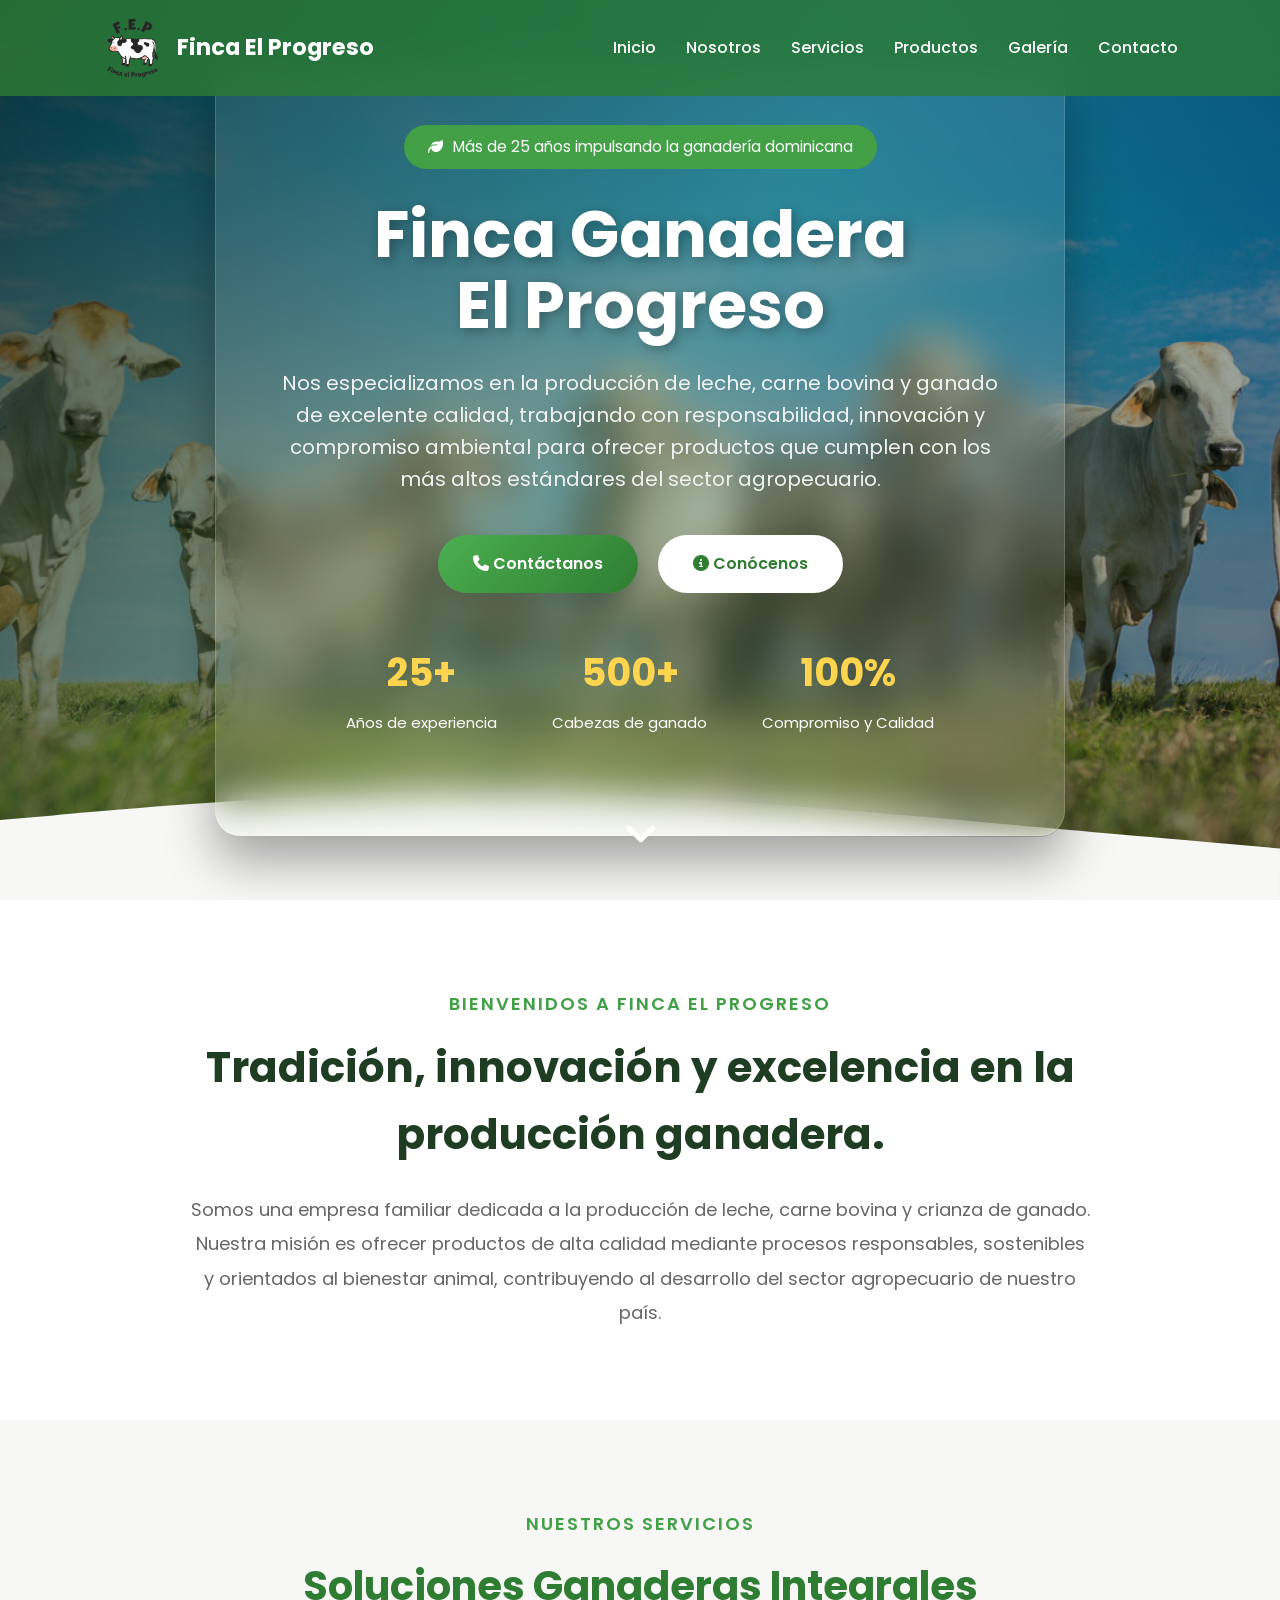
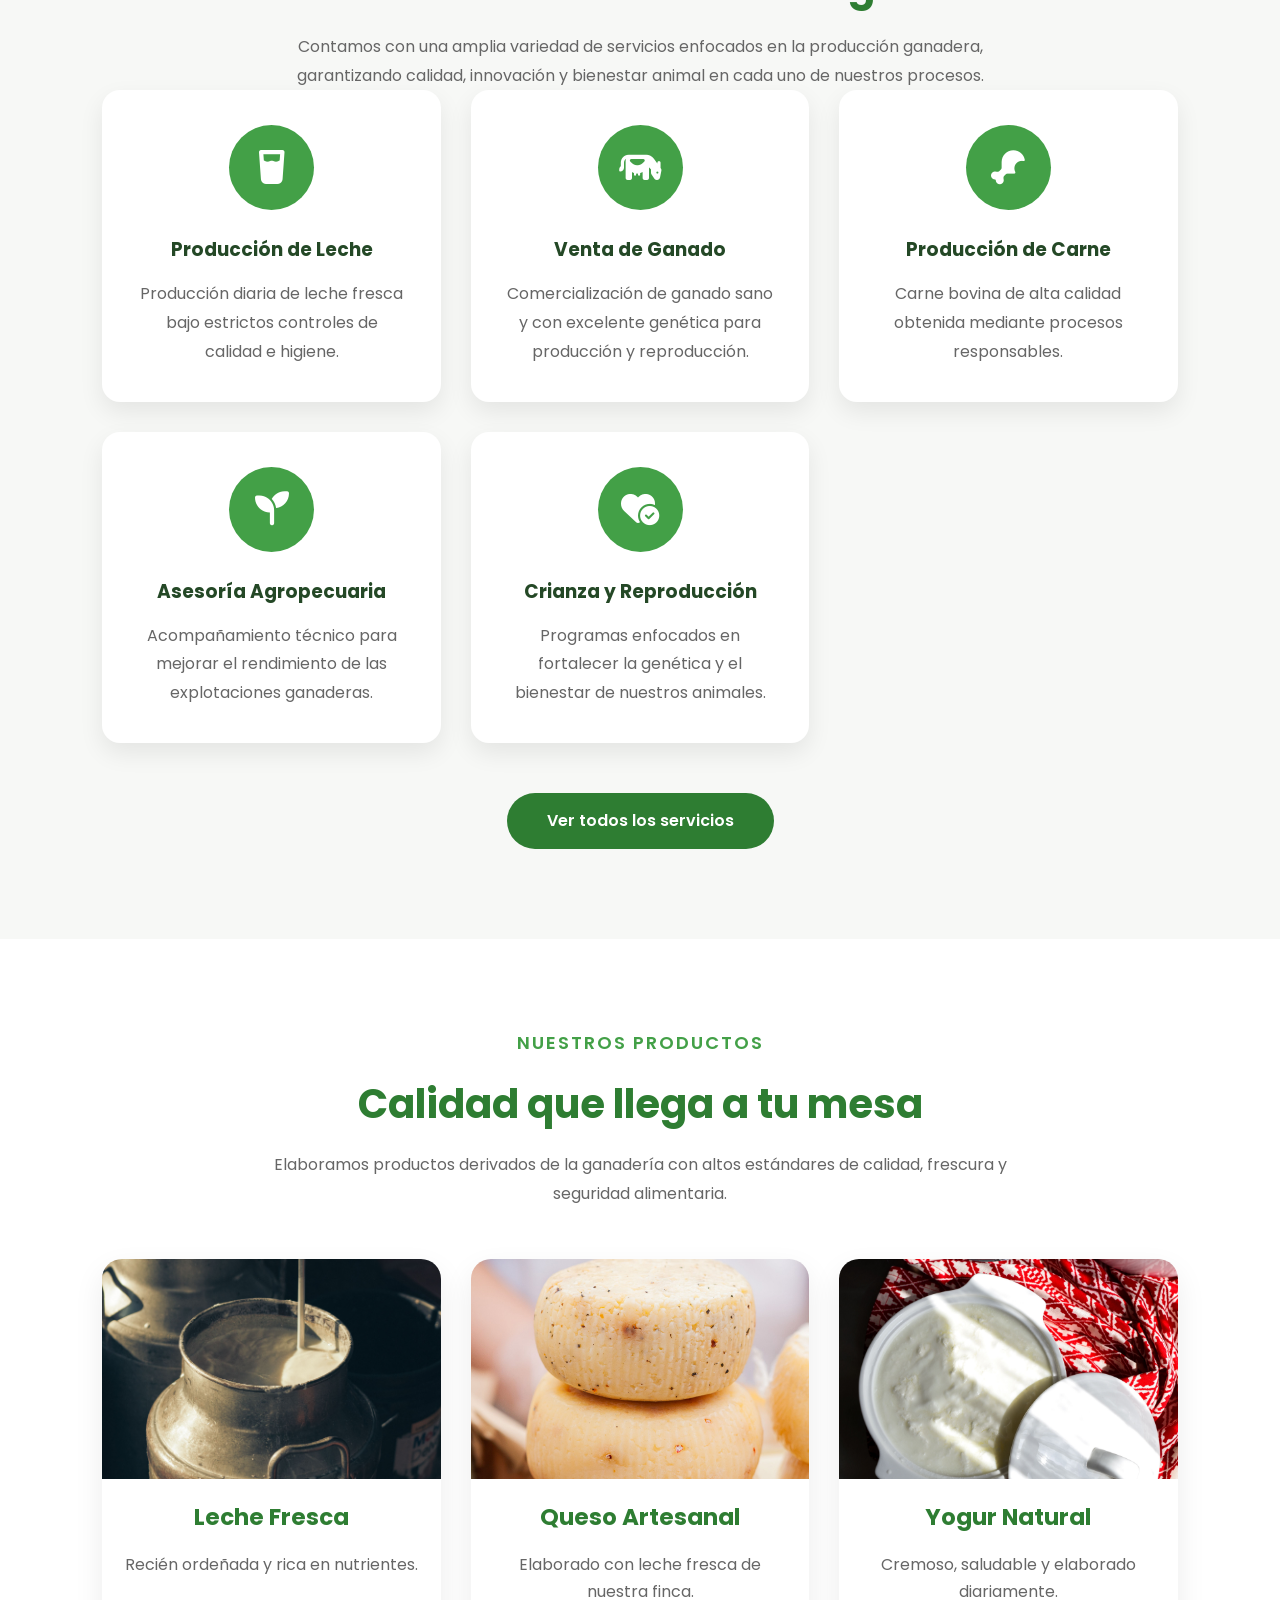
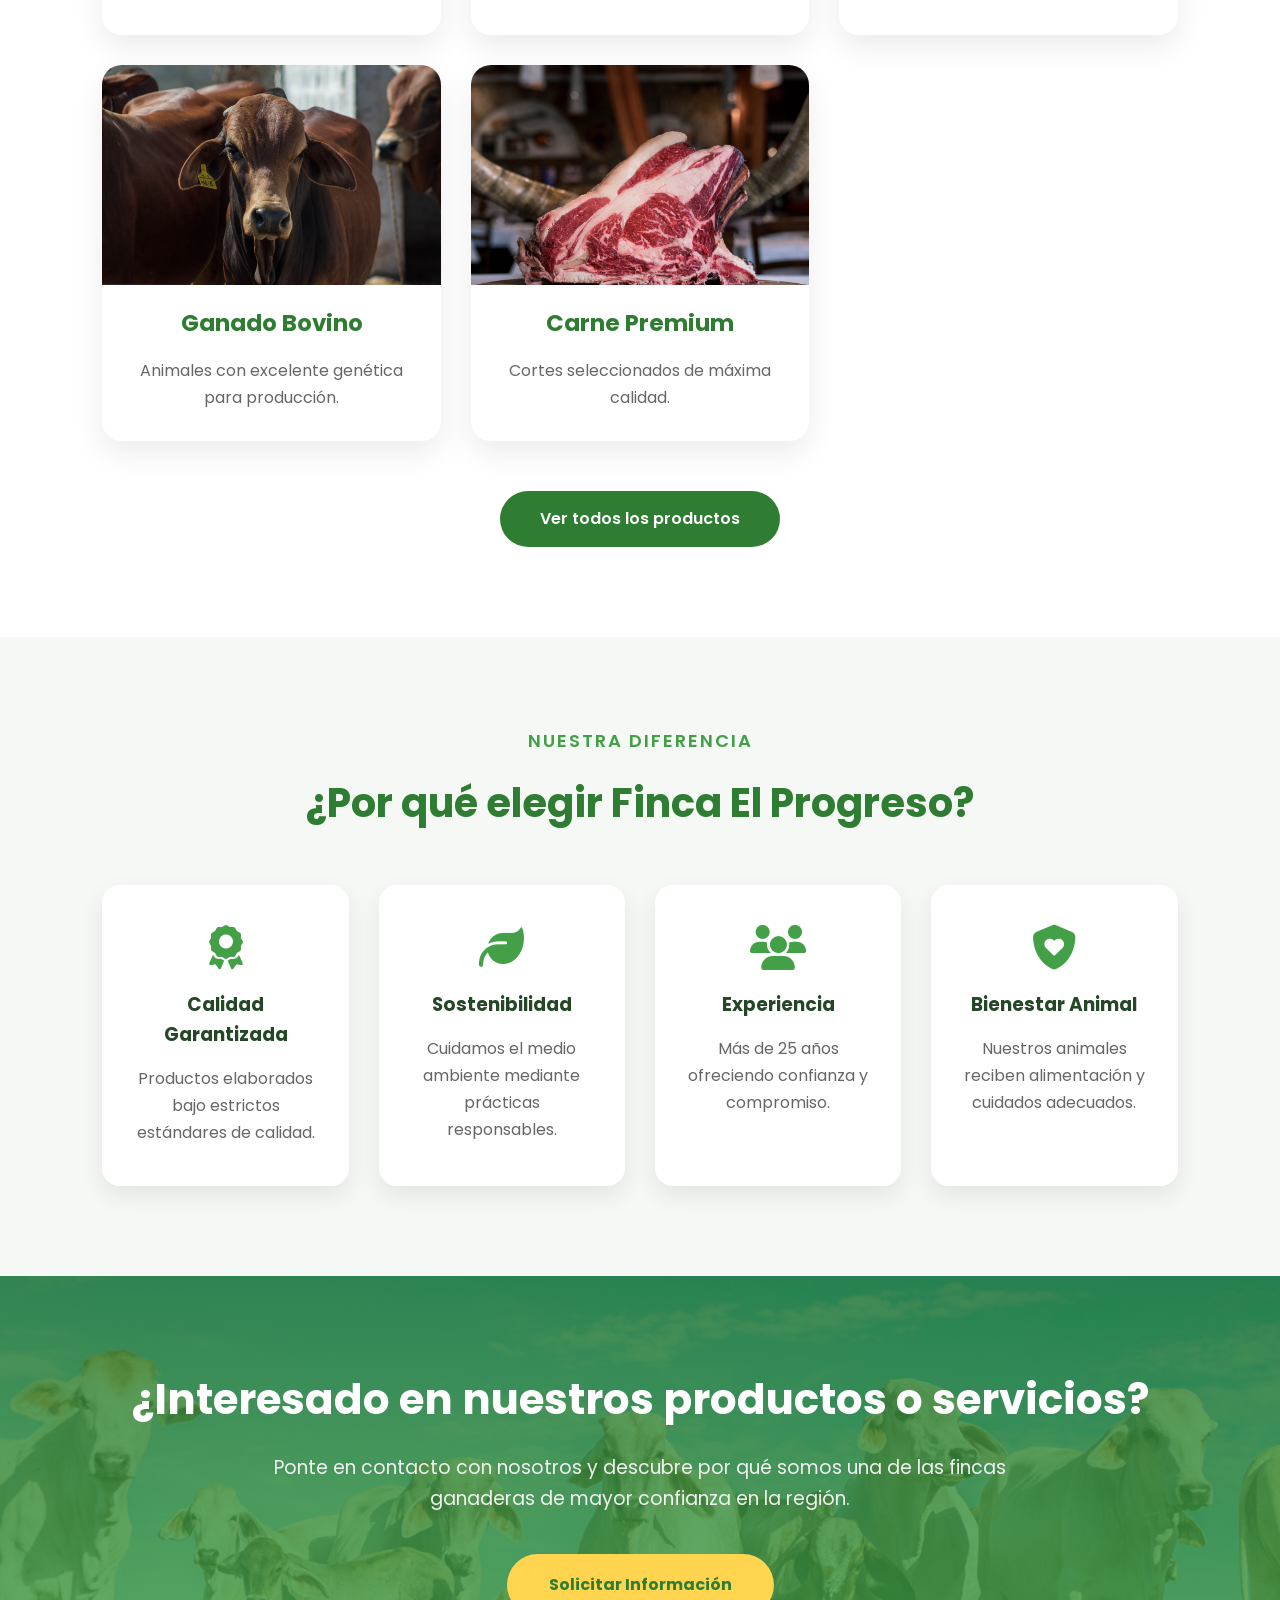
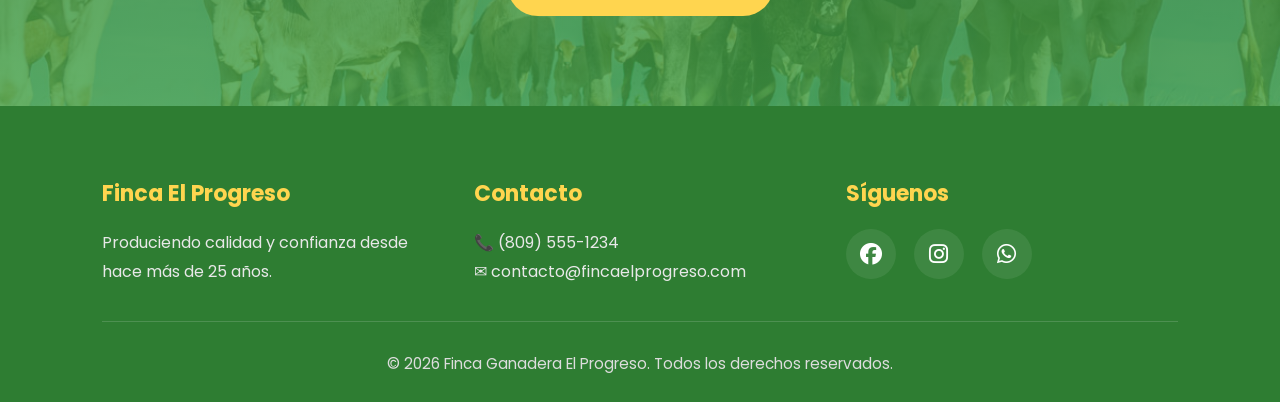
<file: index.html>
<!DOCTYPE html>
<html lang="es">

<head>

    <meta charset="UTF-8">
    <meta name="viewport" content="width=device-width, initial-scale=1.0">

    <title>Finca Ganadera El Progreso</title>

    <link rel="stylesheet" href="css/style.css">

    <link href="https://fonts.googleapis.com/css2?family=Poppins:wght@300;400;500;600;700;800&display=swap"
        rel="stylesheet">

    <link rel="stylesheet"
        href="https://cdnjs.cloudflare.com/ajax/libs/font-awesome/6.6.0/css/all.min.css">

</head>

<body>

    <!--================ HEADER ================-->

    <header>

        <div class="logo">

            <img src="images/logo.png" class="logo-img">

            <h2>Finca El Progreso</h2>

        </div>

        <nav>

            <a href="#">Inicio</a>
            <a href="html/nosotros.html">Nosotros</a>
            <a href="html/servicios.html">Servicios</a>
            <a href="html/productos.html">Productos</a>
            <a href="html/galeria.html">Galería</a>
            <a href="html/contacto.html">Contacto</a>

        </nav>

    </header>

    <!--================ BANNER ================-->

    <section class="banner">

        <div class="overlay"></div>

        <div class="contenido">

            <span class="badge">

                <i class="fa-solid fa-leaf"></i>

                Más de 25 años impulsando la ganadería dominicana

            </span>

            <h1>
                Finca Ganadera <br>
                El Progreso
            </h1>

            <p>

                Nos especializamos en la producción de leche, carne bovina y
                ganado de excelente calidad, trabajando con responsabilidad,
                innovación y compromiso ambiental para ofrecer productos que
                cumplen con los más altos estándares del sector agropecuario.

            </p>

            <div class="botones">

                <a href="html/contacto.html" class="btnPrincipal">

                    <i class="fa-solid fa-phone"></i>

                    Contáctanos

                </a>

                <a href="html/nosotros.html" class="btnSecundario">

                    <i class="fa-solid fa-circle-info"></i>

                    Conócenos

                </a>

            </div>

            <div class="estadisticas">

                <div>

                    <h2>25+</h2>

                    <p>Años de experiencia</p>

                </div>

                <div>

                    <h2>500+</h2>

                    <p>Cabezas de ganado</p>

                </div>

                <div>

                    <h2>100%</h2>

                    <p>Compromiso y Calidad</p>

                </div>

            </div>

        </div>

        <div class="scroll">

            <i class="fa-solid fa-angle-down"></i>

        </div>

        <div class="wave">

            <svg xmlns="http://www.w3.org/2000/svg"
                viewBox="0 0 1440 320">

                <path fill="#f7f8f6"
                    fill-opacity="1"
                    d="M0,224L60,218.7C120,213,240,203,360,197.3C480,192,600,192,720,197.3C840,203,960,213,1080,224C1200,235,1320,245,1380,250.7L1440,256L1440,320L0,320Z">
                </path>

            </svg>

        </div>

    </section>

    <!--================ RESUMEN ================-->

    <section class="resumen">

        <div class="contenedor">

            <span class="titulo-pequeno">
                Bienvenidos a Finca El Progreso
            </span>

            <h2>

                Tradición, innovación y excelencia
                en la producción ganadera.

            </h2>

            <p>

                Somos una empresa familiar dedicada a la producción de leche,
                carne bovina y crianza de ganado. Nuestra misión es ofrecer
                productos de alta calidad mediante procesos responsables,
                sostenibles y orientados al bienestar animal, contribuyendo al
                desarrollo del sector agropecuario de nuestro país.

            </p>

        </div>

    </section>
        <!--================ SERVICIOS ================-->

    <section class="servicios">

        <div class="titulo-seccion">

            <span>Nuestros Servicios</span>

            <h2>Soluciones Ganaderas Integrales</h2>

            <p>
                Contamos con una amplia variedad de servicios enfocados en la
                producción ganadera, garantizando calidad, innovación y bienestar
                animal en cada uno de nuestros procesos.
            </p>

        </div>

        <div class="cards">

            <div class="card">

                <i class="fa-solid fa-glass-water"></i>

                <h3>Producción de Leche</h3>

                <p>
                    Producción diaria de leche fresca bajo estrictos controles de
                    calidad e higiene.
                </p>

            </div>

            <div class="card">

                <i class="fa-solid fa-cow"></i>

                <h3>Venta de Ganado</h3>

                <p>
                    Comercialización de ganado sano y con excelente genética para
                    producción y reproducción.
                </p>

            </div>

            <div class="card">

                <i class="fa-solid fa-drumstick-bite"></i>

                <h3>Producción de Carne</h3>

                <p>
                    Carne bovina de alta calidad obtenida mediante procesos
                    responsables.
                </p>

            </div>

            <div class="card">

                <i class="fa-solid fa-seedling"></i>

                <h3>Asesoría Agropecuaria</h3>

                <p>
                    Acompañamiento técnico para mejorar el rendimiento de las
                    explotaciones ganaderas.
                </p>

            </div>

            <div class="card">

                <i class="fa-solid fa-heart-circle-check"></i>

                <h3>Crianza y Reproducción</h3>

                <p>
                    Programas enfocados en fortalecer la genética y el bienestar
                    de nuestros animales.
                </p>

            </div>

        </div>

        <a href="html/servicios.html" class="boton-ver">

            Ver todos los servicios

        </a>

    </section>

    <!--================ PRODUCTOS ================-->

    <section class="productos">

        <div class="titulo-seccion">

            <span>Nuestros Productos</span>

            <h2>Calidad que llega a tu mesa</h2>

            <p>

                Elaboramos productos derivados de la ganadería con altos
                estándares de calidad, frescura y seguridad alimentaria.

            </p>

        </div>

        <div class="cards-productos">

            <div class="producto">

                <img src="images/Leche fresca (Productos).jpg" alt="Leche">

                <h3>Leche Fresca</h3>

                <p>

                    Recién ordeñada y rica en nutrientes.

                </p>

            </div>

            <div class="producto">

                <img src="images/Queso artesanal (inicio).jpg" alt="Queso">

                <h3>Queso Artesanal</h3>

                <p>

                    Elaborado con leche fresca de nuestra finca.

                </p>

            </div>

            <div class="producto">

                <img src="images/Yogurt natural (inicio).jpg" alt="Yogur">

                <h3>Yogur Natural</h3>

                <p>

                    Cremoso, saludable y elaborado diariamente.

                </p>

            </div>

            <div class="producto">

                <img src="images/Ganado bovino (inicio).jpg" alt="Ganado">

                <h3>Ganado Bovino</h3>

                <p>

                    Animales con excelente genética para producción.

                </p>

            </div>

            <div class="producto">

                <img src="images/Carne de calidad (Productos).jpg" alt="Carne">

                <h3>Carne Premium</h3>

                <p>

                    Cortes seleccionados de máxima calidad.

                </p>

            </div>

        </div>

        <a href="html/productos.html" class="boton-ver">

            Ver todos los productos

        </a>

    </section>

    <!--================ POR QUÉ ELEGIRNOS ================-->

    <section class="ventajas">

        <div class="titulo-seccion">

            <span>Nuestra Diferencia</span>

            <h2>¿Por qué elegir Finca El Progreso?</h2>

        </div>

        <div class="contenedor-ventajas">

            <div>

                <i class="fa-solid fa-award"></i>

                <h3>Calidad Garantizada</h3>

                <p>

                    Productos elaborados bajo estrictos estándares de calidad.

                </p>

            </div>

            <div>

                <i class="fa-solid fa-leaf"></i>

                <h3>Sostenibilidad</h3>

                <p>

                    Cuidamos el medio ambiente mediante prácticas responsables.

                </p>

            </div>

            <div>

                <i class="fa-solid fa-users"></i>

                <h3>Experiencia</h3>

                <p>

                    Más de 25 años ofreciendo confianza y compromiso.

                </p>

            </div>

            <div>

                <i class="fa-solid fa-shield-heart"></i>

                <h3>Bienestar Animal</h3>

                <p>

                    Nuestros animales reciben alimentación y cuidados adecuados.

                </p>

            </div>

        </div>

    </section>

    <!--================ LLAMADO A LA ACCIÓN ================-->

    <section class="cta">

        <h2>

            ¿Interesado en nuestros productos o servicios?

        </h2>

        <p>

            Ponte en contacto con nosotros y descubre por qué somos una de las
            fincas ganaderas de mayor confianza en la región.

        </p>

        <a href="html/contacto.html">

            Solicitar Información

        </a>

    </section>

    <!--================ FOOTER ================-->

    <footer>

        <div class="footer-contenido">

            <div>

                <h3>Finca El Progreso</h3>

                <p>

                    Produciendo calidad y confianza desde hace más de 25 años.

                </p>

            </div>

            <div>

                <h3>Contacto</h3>

                <p>

                    📞 (809) 555-1234

                </p>

                <p>

                    ✉ contacto@fincaelprogreso.com

                </p>

            </div>

            <div>

                <h3>Síguenos</h3>

                <div class="redes">

                    <i class="fab fa-facebook"></i>
                    <i class="fab fa-instagram"></i>
                    <i class="fab fa-whatsapp"></i>

                </div>

            </div>

        </div>

        <hr>

        <p class="copyright">

            © 2026 Finca Ganadera El Progreso. Todos los derechos reservados.

        </p>

    </footer>

    <script src="js/script.js"></script>

</body>

</html>
</file>
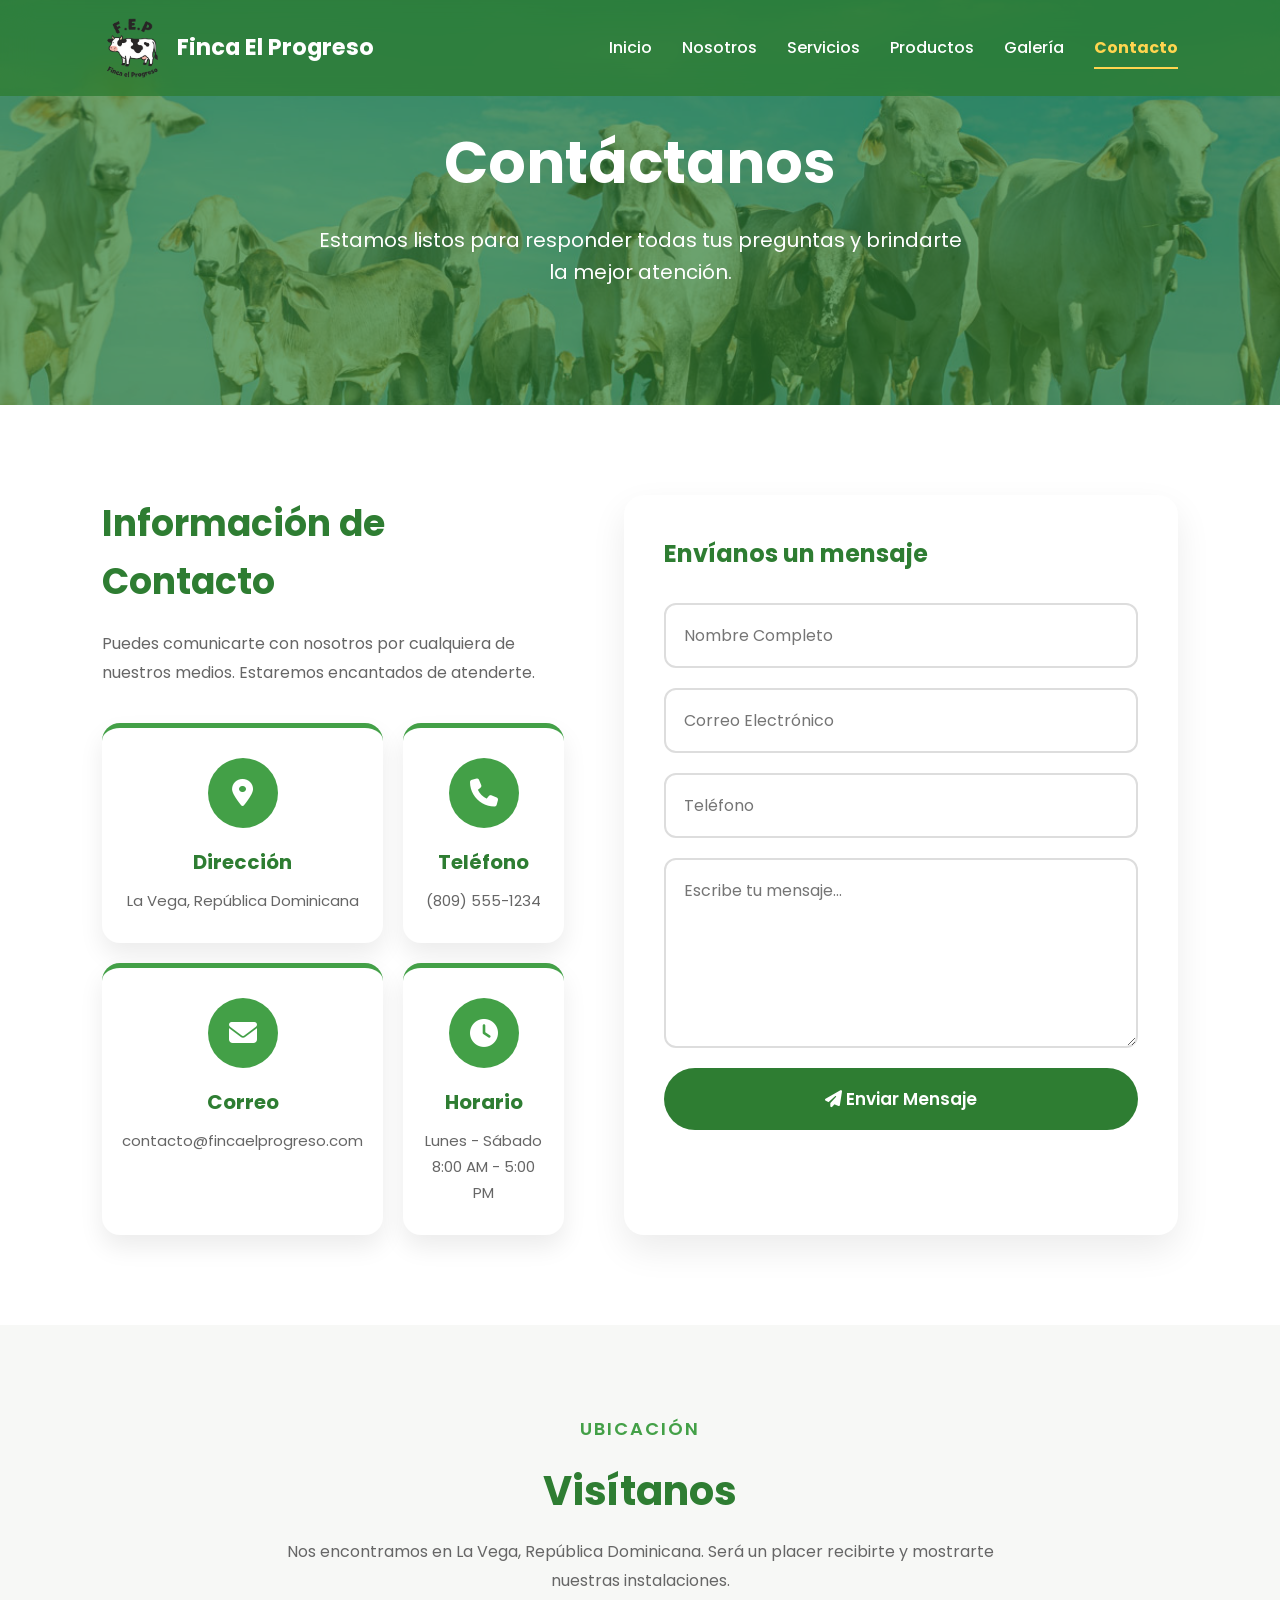
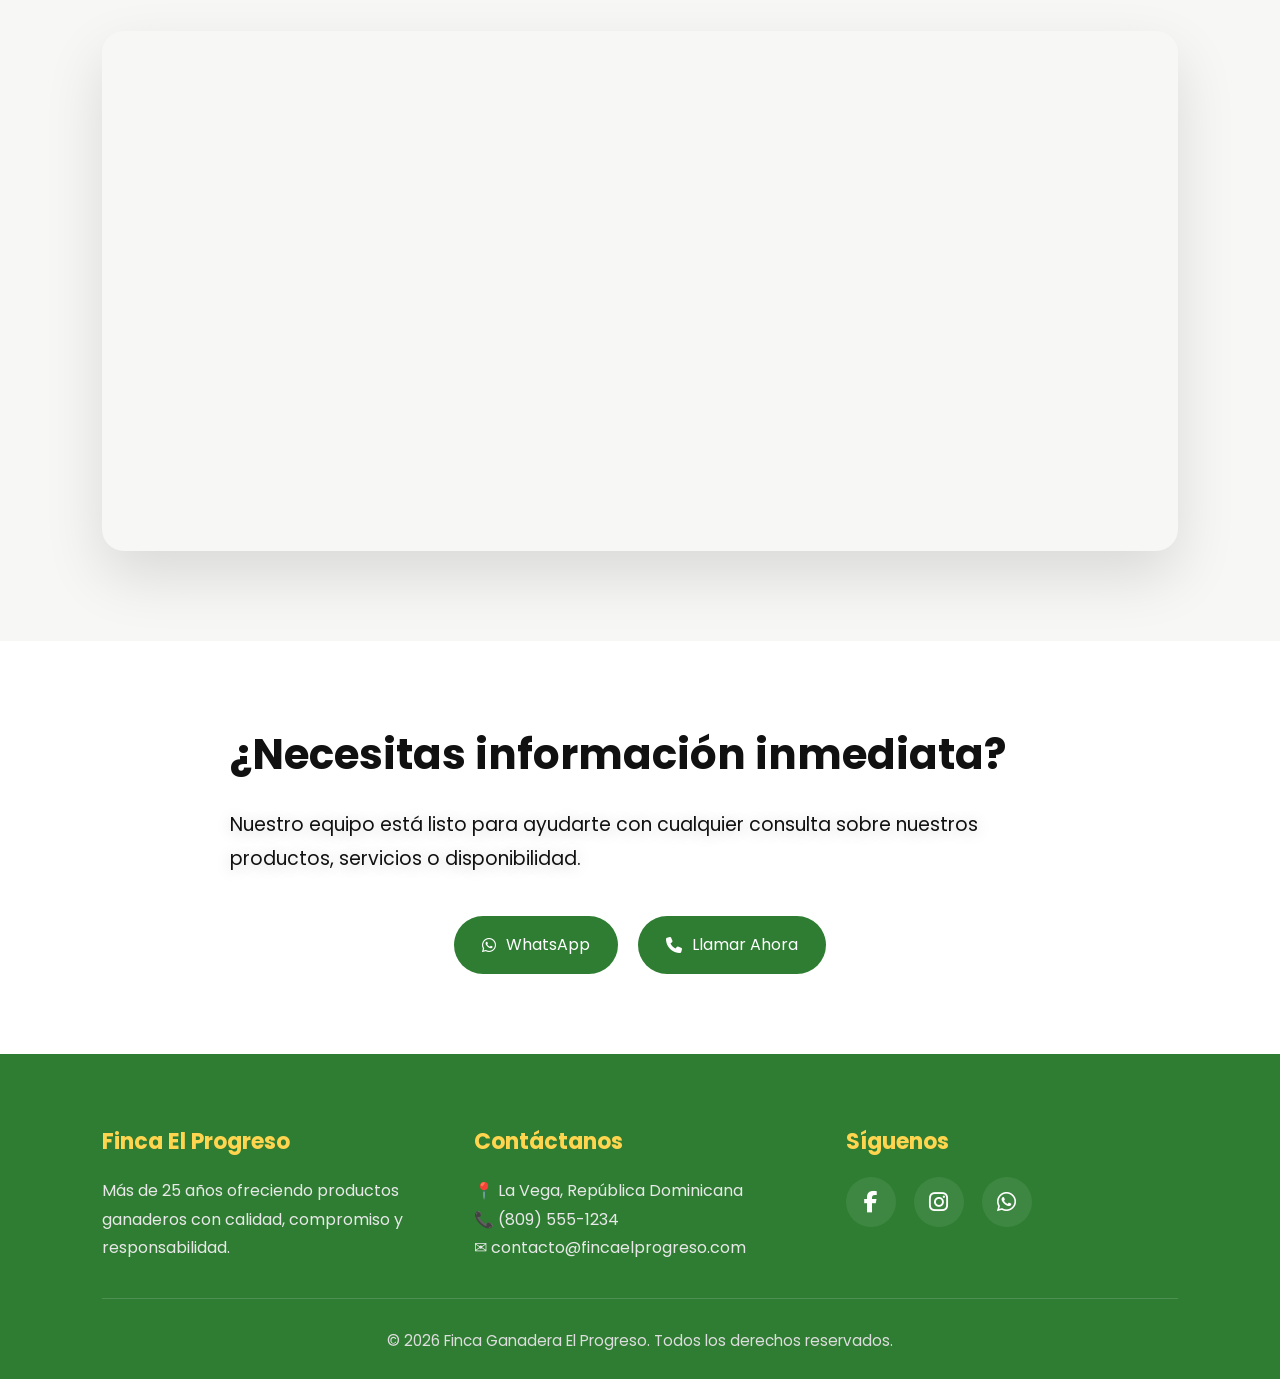
<file: html/contacto.html>
<!DOCTYPE html>
<html lang="es">

<head>

    <meta charset="UTF-8">

    <meta name="viewport" content="width=device-width, initial-scale=1.0">

    <title>Contacto | Finca Ganadera El Progreso</title>

    <link rel="stylesheet" href="../css/style.css">

    <link href="https://fonts.googleapis.com/css2?family=Poppins:wght@300;400;500;600;700&display=swap"
        rel="stylesheet">

    <link rel="stylesheet" href="https://cdnjs.cloudflare.com/ajax/libs/font-awesome/6.6.0/css/all.min.css">

</head>

<body>

    <header>

        <div class="logo">

            <img src="../images/logo.png" class="logo-img">

            <h2>Finca El Progreso</h2>

        </div>

        <nav>

            <a href="../index.html">Inicio</a>

            <a href="nosotros.html">Nosotros</a>

            <a href="servicios.html">Servicios</a>

            <a href="productos.html">Productos</a>

            <a href="galeria.html">Galería</a>

            <a href="contacto.html" class="activo">Contacto</a>

        </nav>

    </header>

    <!--================ HERO =================-->

    <section class="hero-contacto">

        <div class="overlay"></div>

        <div class="hero-contenido">

            <h1>Contáctanos</h1>

            <p>

                Estamos listos para responder todas tus preguntas y brindarte la mejor atención.

            </p>

        </div>

    </section>

    <!--================ CONTACTO =================-->

    <section class="contacto">

        <div class="info-contacto">

    <h2>Información de Contacto</h2>

    <p>
        Puedes comunicarte con nosotros por cualquiera de nuestros medios.
        Estaremos encantados de atenderte.
    </p>

    <div class="cards-contacto">

        <div class="contact-card">

            <i class="fa-solid fa-location-dot"></i>

            <h3>Dirección</h3>

            <span>La Vega, República Dominicana</span>

        </div>

        <div class="contact-card">

            <i class="fa-solid fa-phone"></i>

            <h3>Teléfono</h3>

            <span>(809) 555-1234</span>

        </div>

        <div class="contact-card">

            <i class="fa-solid fa-envelope"></i>

            <h3>Correo</h3>

            <span>contacto@fincaelprogreso.com</span>

        </div>

        <div class="contact-card">

            <i class="fa-solid fa-clock"></i>

            <h3>Horario</h3>

            <span>Lunes - Sábado<br>8:00 AM - 5:00 PM</span>

        </div>

    </div>

</div>

        <div class="formulario">

            <h2>Envíanos un mensaje</h2>

            <form>

                <input type="text" name="name" placeholder="Nombre Completo" required>

                <input type="email" name="email" placeholder="Correo Electrónico" required>

                <input type="tel" name="phone" placeholder="Teléfono">

                <textarea name="message" rows="6" placeholder="Escribe tu mensaje..." required></textarea>

                <button>

                    <i class="fa-solid fa-paper-plane"></i>

                    Enviar Mensaje

                </button>

            </form>

        </div>

    </section>
    <!--================ MAPA =================-->

    <section class="mapa">

        <div class="titulo-seccion">

            <span>Ubicación</span>

            <h2>Visítanos</h2>

            <p>
                Nos encontramos en La Vega, República Dominicana.
                Será un placer recibirte y mostrarte nuestras instalaciones.
            </p>

        </div>

        <div class="mapa-contenedor">

            <iframe src="https://www.google.com/maps?q=La+Vega,+Republica+Dominicana&output=embed" loading="lazy"
                allowfullscreen>
            </iframe>

        </div>

    </section>

    <!--================ CTA =================-->

    <section class="contacto-cta">

        <div class="cta-contenido">

            <h2>¿Necesitas información inmediata?</h2>

            <p>

                Nuestro equipo está listo para ayudarte con cualquier consulta
                sobre nuestros productos, servicios o disponibilidad.

            </p>

            <div class="cta-botones">

                <a href="https://wa.me/18095551234" target="_blank" class="btnWhatsapp">

                    <i class="fab fa-whatsapp"></i>

                    WhatsApp

                </a>

                <a href="tel:+18095551234" class="btnLlamar">

                    <i class="fa-solid fa-phone"></i>

                    Llamar Ahora

                </a>

            </div>

        </div>

    </section>

    <!--================ FOOTER =================-->

    <footer>

        <div class="footer-contenido">

            <div>

                <h3>Finca El Progreso</h3>

                <p>

                    Más de 25 años ofreciendo productos ganaderos
                    con calidad, compromiso y responsabilidad.

                </p>

            </div>

            <div>

                <h3>Contáctanos</h3>

                <p>

                    📍 La Vega, República Dominicana

                </p>

                <p>

                    📞 (809) 555-1234

                </p>

                <p>

                    ✉ contacto@fincaelprogreso.com

                </p>

            </div>

            <div>

                <h3>Síguenos</h3>

                <div class="redes">

                    <i class="fab fa-facebook-f"></i>

                    <i class="fab fa-instagram"></i>

                    <i class="fab fa-whatsapp"></i>

                </div>

            </div>

        </div>

        <hr>

        <p class="copyright">

            © 2026 Finca Ganadera El Progreso.
            Todos los derechos reservados.

        </p>

    </footer>

    <script src="../js/script.js"></script>

</body>

</html>
</file>
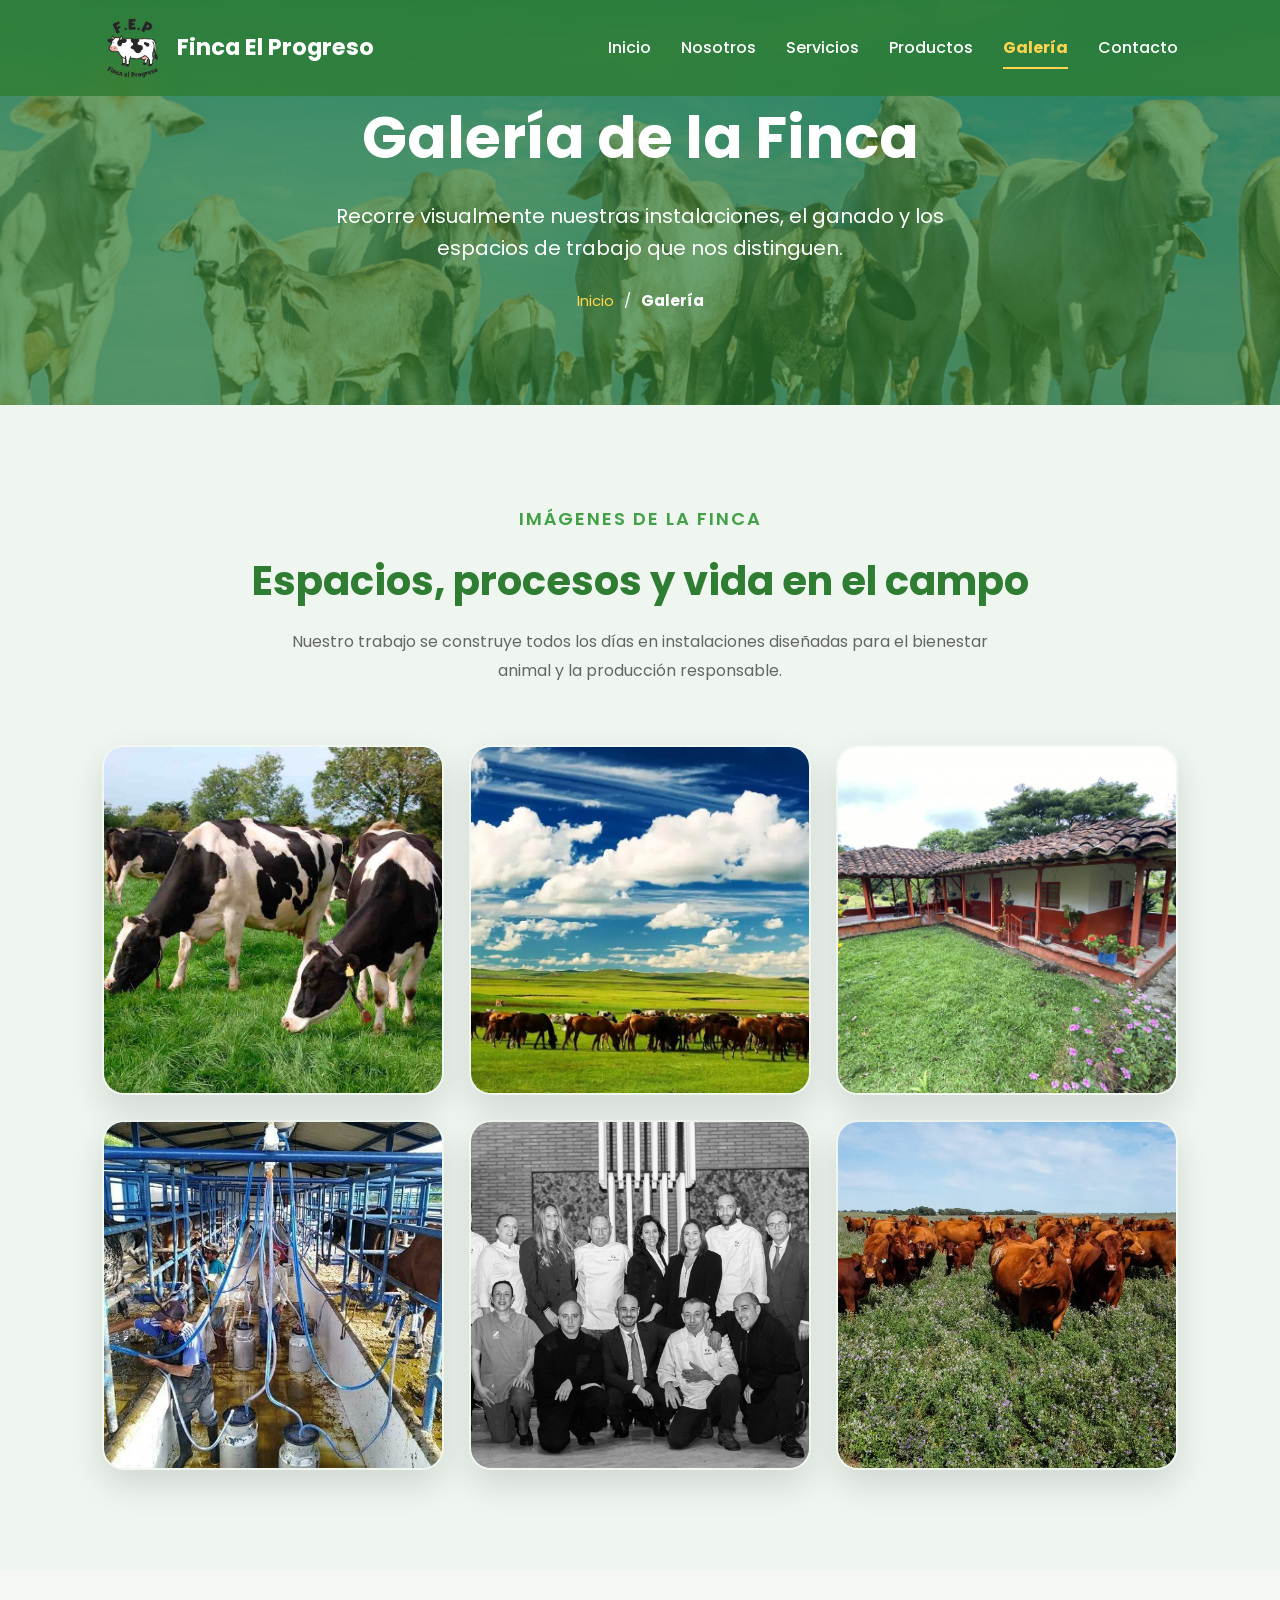
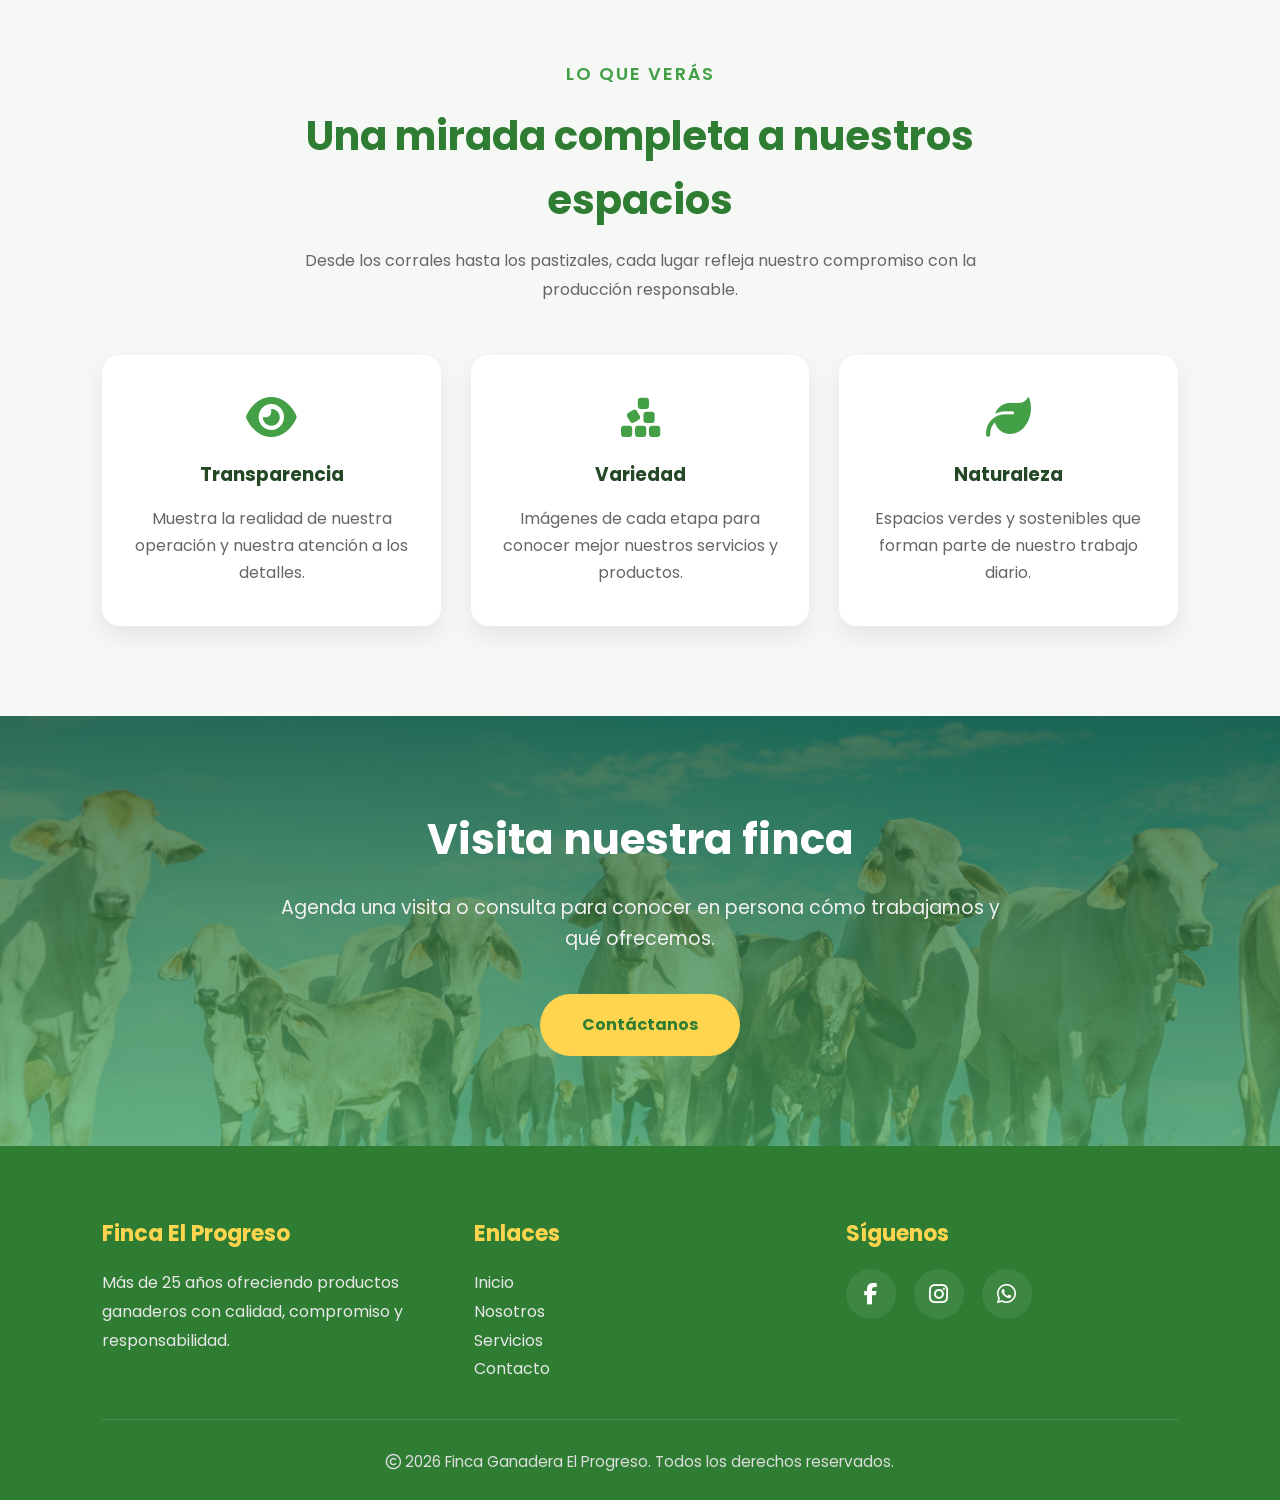
<file: html/galeria.html>
<!DOCTYPE html>
<html lang="es">

<head>

    <meta charset="UTF-8">

    <meta name="viewport" content="width=device-width, initial-scale=1.0">

    <title>Galería | Finca Ganadera El Progreso</title>

    <link rel="stylesheet" href="../css/style.css">

    <link href="https://fonts.googleapis.com/css2?family=Poppins:wght@300;400;500;600;700&display=swap" rel="stylesheet">

    <link rel="stylesheet" href="https://cdnjs.cloudflare.com/ajax/libs/font-awesome/6.6.0/css/all.min.css">

</head>

<body class="galeria-page">

<header>

    <div class="logo">

        <img src="../images/logo.png" class="logo-img">

        <h2>Finca El Progreso</h2>

    </div>

    <nav>

        <a href="../index.html">Inicio</a>

        <a href="nosotros.html">Nosotros</a>

        <a href="servicios.html">Servicios</a>

        <a href="productos.html">Productos</a>

        <a href="galeria.html" class="activo">Galería</a>

        <a href="contacto.html">Contacto</a>

    </nav>

</header>

<section class="hero-contacto hero-galeria">

    <div class="overlay"></div>

    <div class="hero-contenido">

        <h1>Galería de la Finca</h1>

        <p>Recorre visualmente nuestras instalaciones, el ganado y los espacios de trabajo que nos distinguen.</p>

        <div class="breadcrumb">

            <a href="../index.html">Inicio</a>

            <span>/</span>

            <strong>Galería</strong>

        </div>

    </div>

</section>

<section class="galeria-finca">

    <div class="titulo-seccion">

        <span>Imágenes de la finca</span>

        <h2>Espacios, procesos y vida en el campo</h2>

        <p>Nuestro trabajo se construye todos los días en instalaciones diseñadas para el bienestar animal y la producción responsable.</p>

    </div>

    <div class="galeria-grid">

        <div class="galeria-item">

            <img src="../images/Ganado Galeria.jpg" alt="Ganado bovino">

            <div class="galeria-overlay">

                <h3>Ganado en pastoreo</h3>

                <p>Ejemplares saludables en condiciones naturales de alimentación.</p>

            </div>

        </div>

        <div class="galeria-item">

            <img src="../images/Pastizales Galeria.jpg" alt="Pastizales verdes">

            <div class="galeria-overlay">

                <h3>Pastizales</h3>

                <p>Áreas amplias y nutritivas para el ganado.</p>

            </div>

        </div>

        <div class="galeria-item">

            <img src="../images/Finca Galeria.jpg" alt="Panorámica de la finca">

            <div class="galeria-overlay">

                <h3>Finca</h3>

                <p>Un entorno pensado para la ganadería sostenible.</p>

            </div>

        </div>

        <div class="galeria-item">

            <img src="../images/ordeno.jpg" alt="Proceso de ordeño">

            <div class="galeria-overlay">

                <h3>Ordeño</h3>

                <p>Proceso higiénico y controlado para leche de calidad.</p>

            </div>

        </div>

        <div class="galeria-item">

            <img src="../images/equipo.jpg" alt="Equipo de trabajo">

            <div class="galeria-overlay">

                <h3>Equipo</h3>

                <p>Personas comprometidas con cada fase productiva.</p>

            </div>

        </div>

        <div class="galeria-item">

            <img src="../images/finca.jpg" alt="Instalaciones de la finca">

            <div class="galeria-overlay">

                <h3>Instalaciones</h3>

                <p>Infraestructura preparada para el manejo eficiente del ganado.</p>

            </div>

        </div>

    </div>

</section>

<section class="ventajas">

    <div class="titulo-seccion">

        <span>Lo que verás</span>

        <h2>Una mirada completa a nuestros espacios</h2>

        <p>Desde los corrales hasta los pastizales, cada lugar refleja nuestro compromiso con la producción responsable.</p>

    </div>

    <div class="contenedor-ventajas">

        <div>

            <i class="fa-solid fa-eye"></i>

            <h3>Transparencia</h3>

            <p>Muestra la realidad de nuestra operación y nuestra atención a los detalles.</p>

        </div>

        <div>

            <i class="fa-solid fa-cubes-stacked"></i>

            <h3>Variedad</h3>

            <p>Imágenes de cada etapa para conocer mejor nuestros servicios y productos.</p>

        </div>

        <div>

            <i class="fa-solid fa-leaf"></i>

            <h3>Naturaleza</h3>

            <p>Espacios verdes y sostenibles que forman parte de nuestro trabajo diario.</p>

        </div>

    </div>

</section>

<section class="cta">

    <h2>Visita nuestra finca</h2>

    <p>Agenda una visita o consulta para conocer en persona cómo trabajamos y qué ofrecemos.</p>

    <a href="contacto.html">Contáctanos</a>

</section>

<footer>

    <div class="footer-contenido">

        <div>

            <h3>Finca El Progreso</h3>

            <p>Más de 25 años ofreciendo productos ganaderos con calidad, compromiso y responsabilidad.</p>

        </div>

        <div>

            <h3>Enlaces</h3>

            <p>Inicio</p>

            <p>Nosotros</p>

            <p>Servicios</p>

            <p>Contacto</p>

        </div>

        <div>

            <h3>Síguenos</h3>

            <div class="redes">

                <i class="fab fa-facebook-f"></i>

                <i class="fab fa-instagram"></i>

                <i class="fab fa-whatsapp"></i>

            </div>

        </div>

    </div>

    <hr>

    <p class="copyright"><i class="fa-regular fa-copyright"></i> 2026 Finca Ganadera El Progreso. Todos los derechos reservados.</p>

</footer>

<script src="../js/script.js"></script>

</body>

</html>
</file>
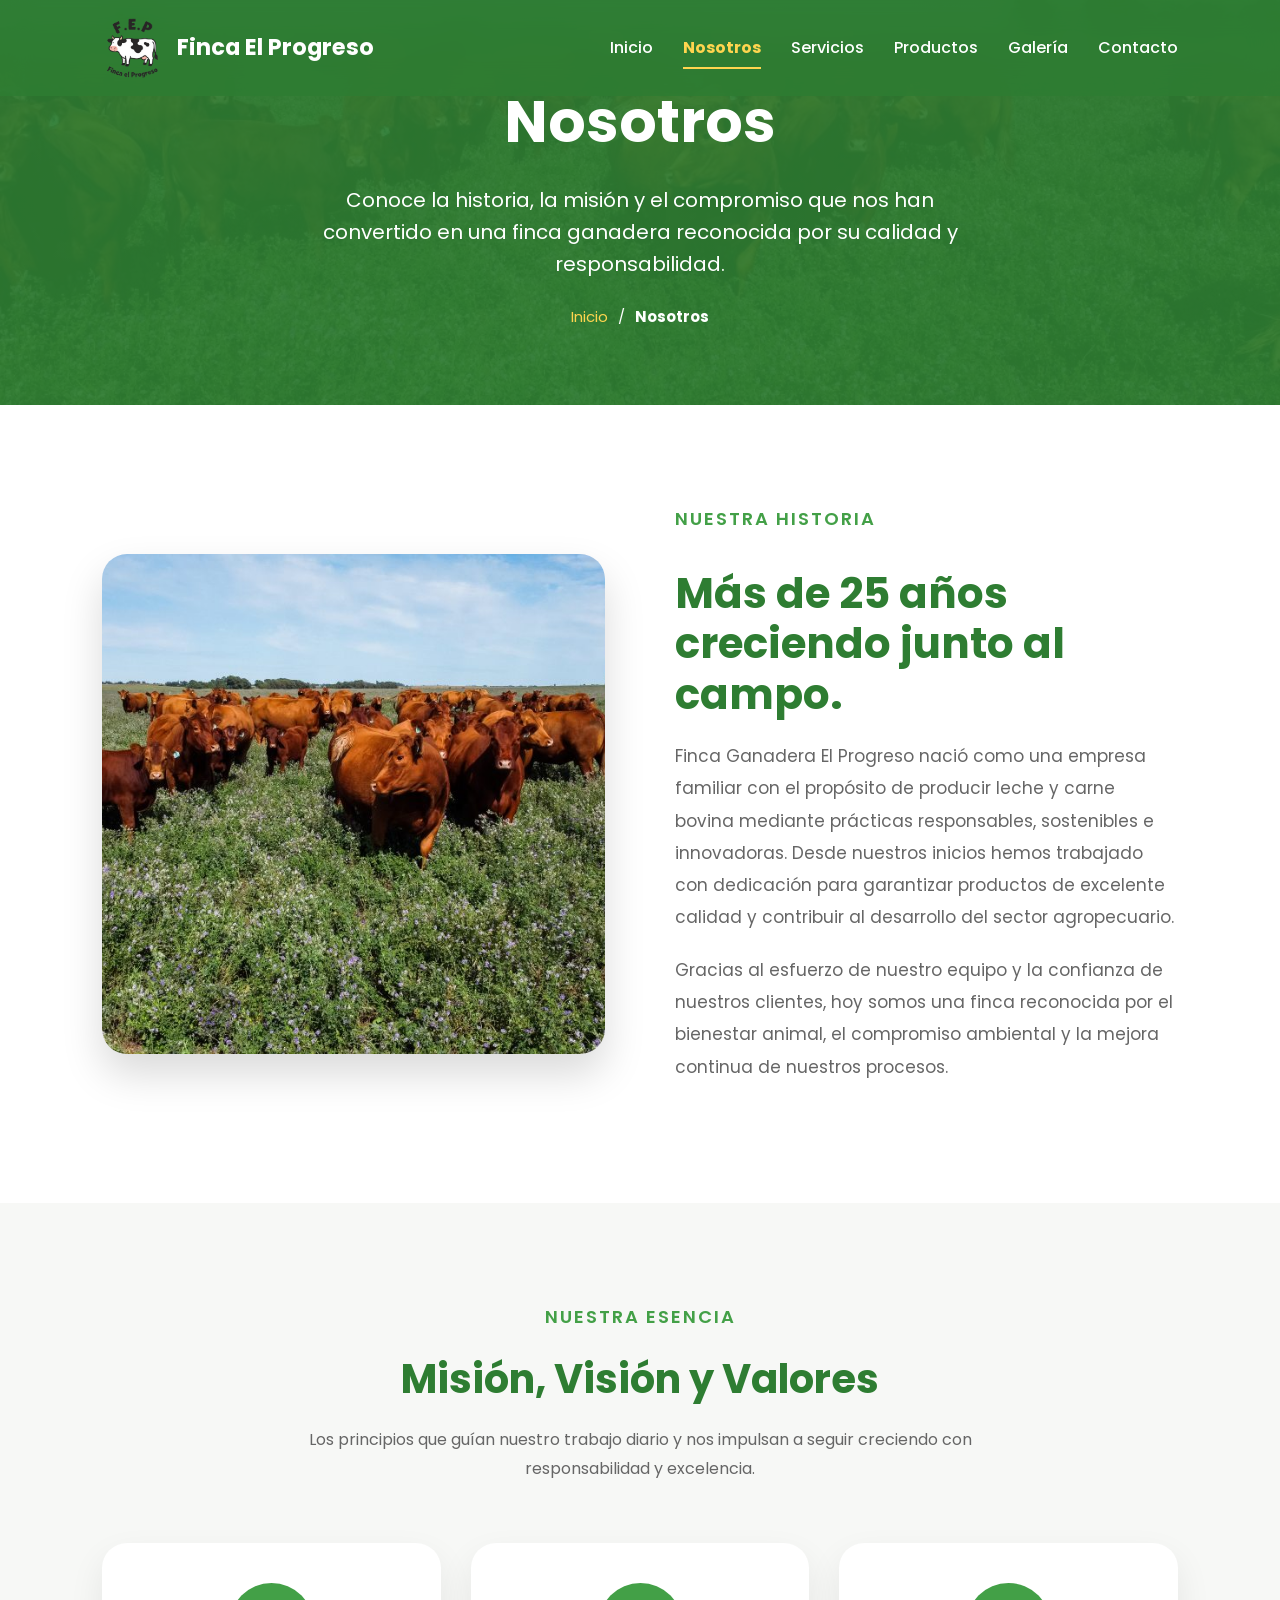
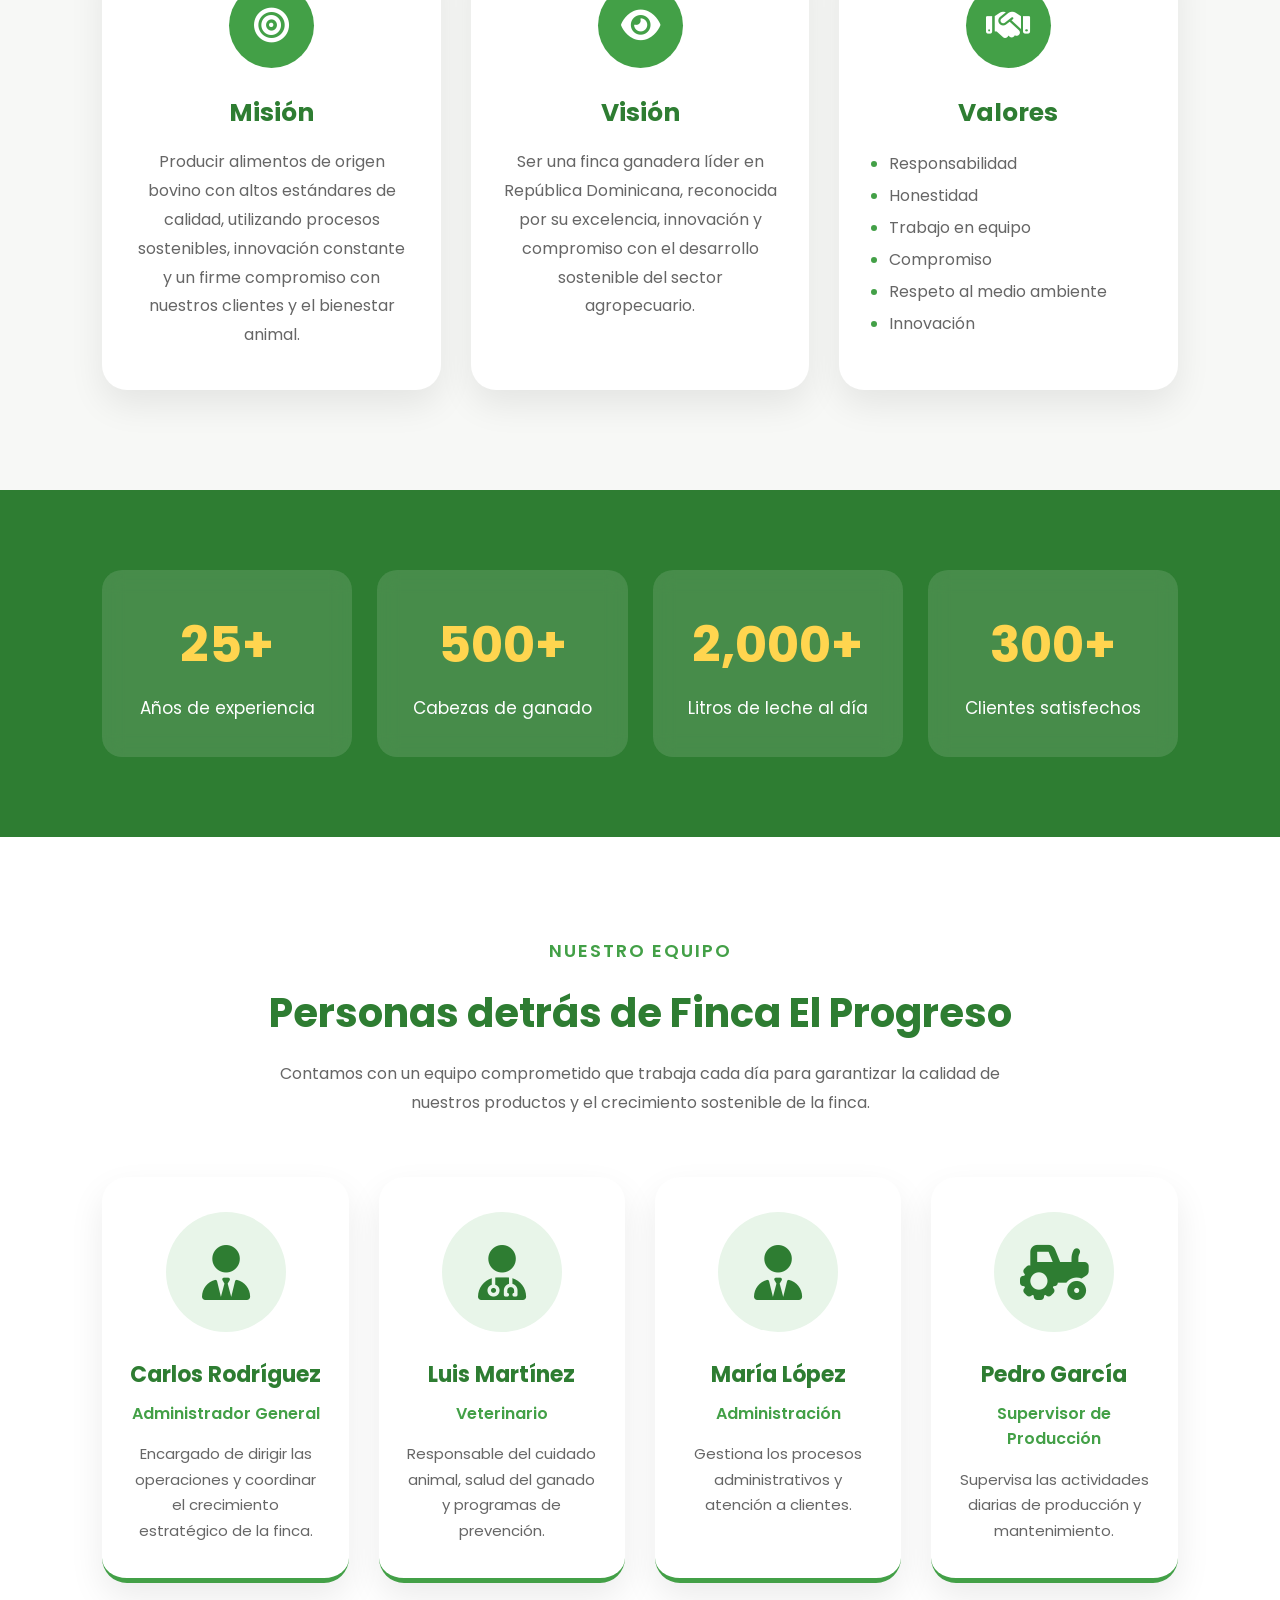
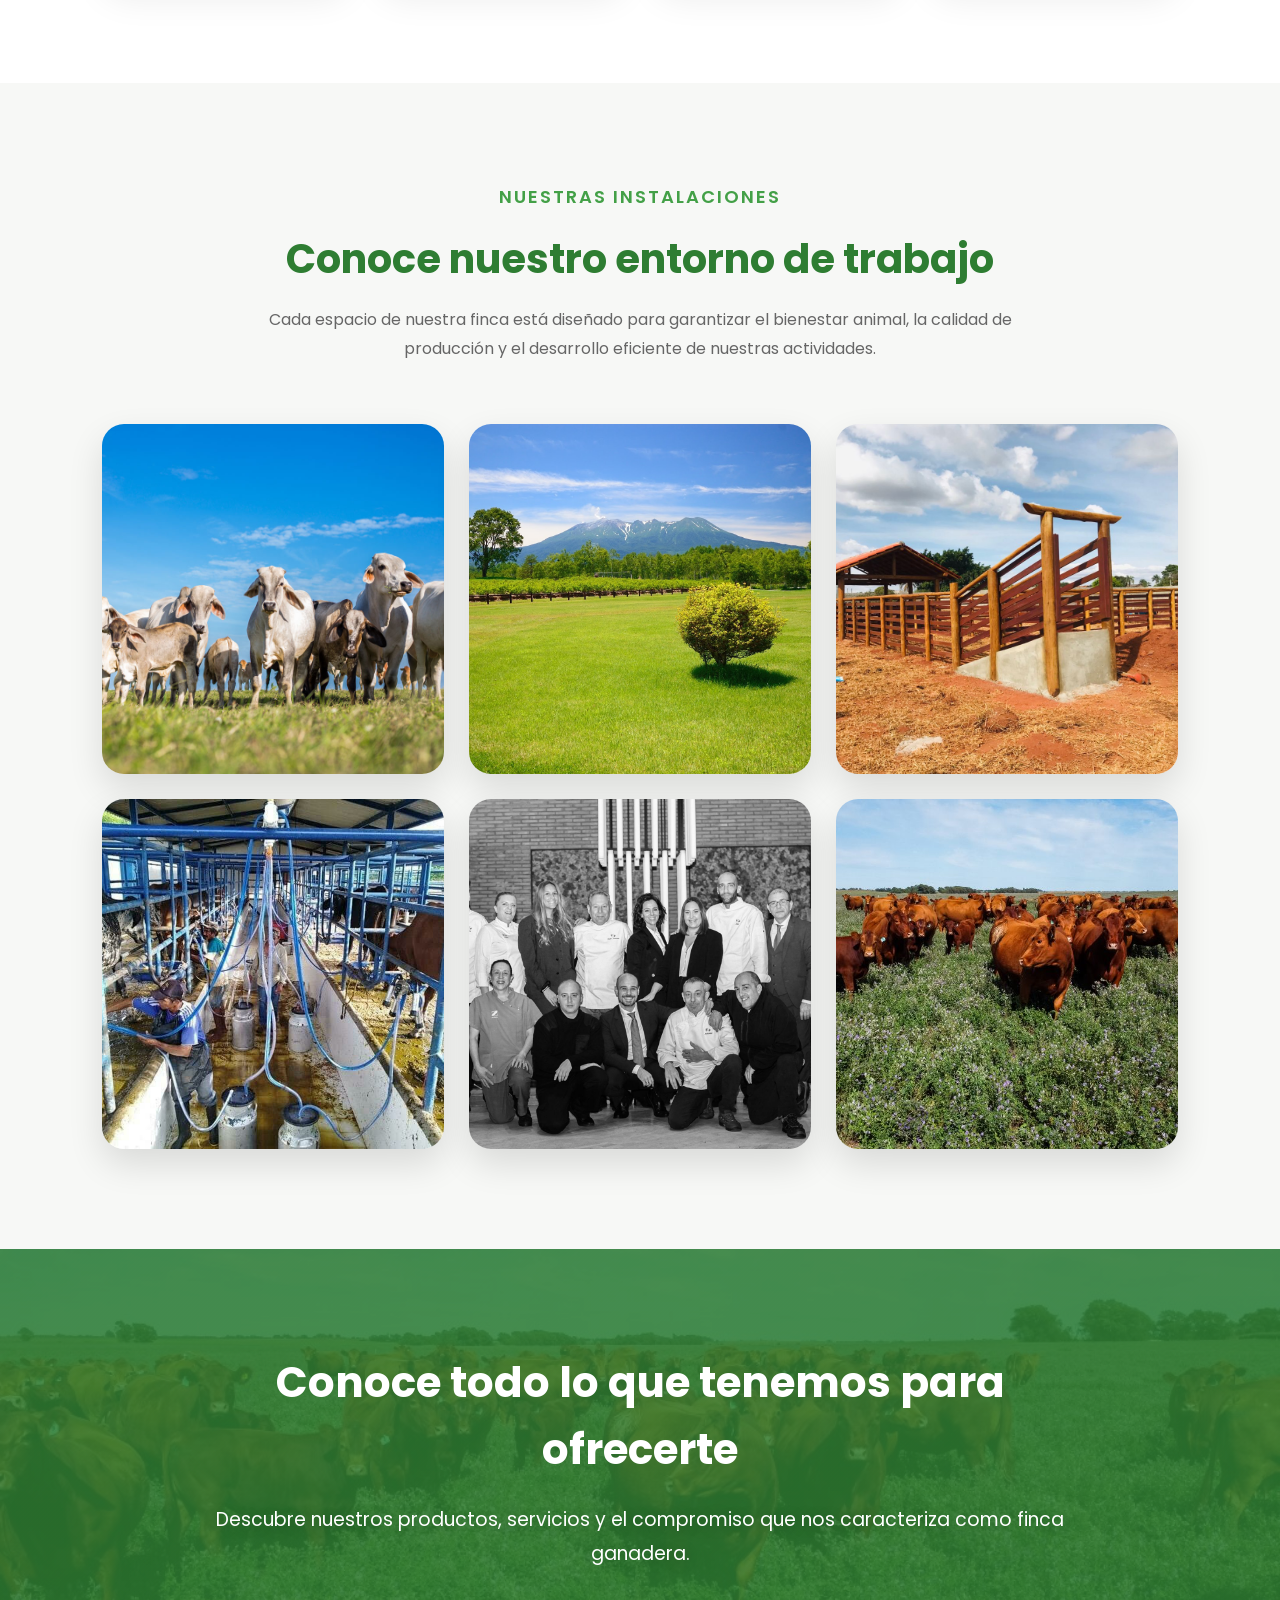
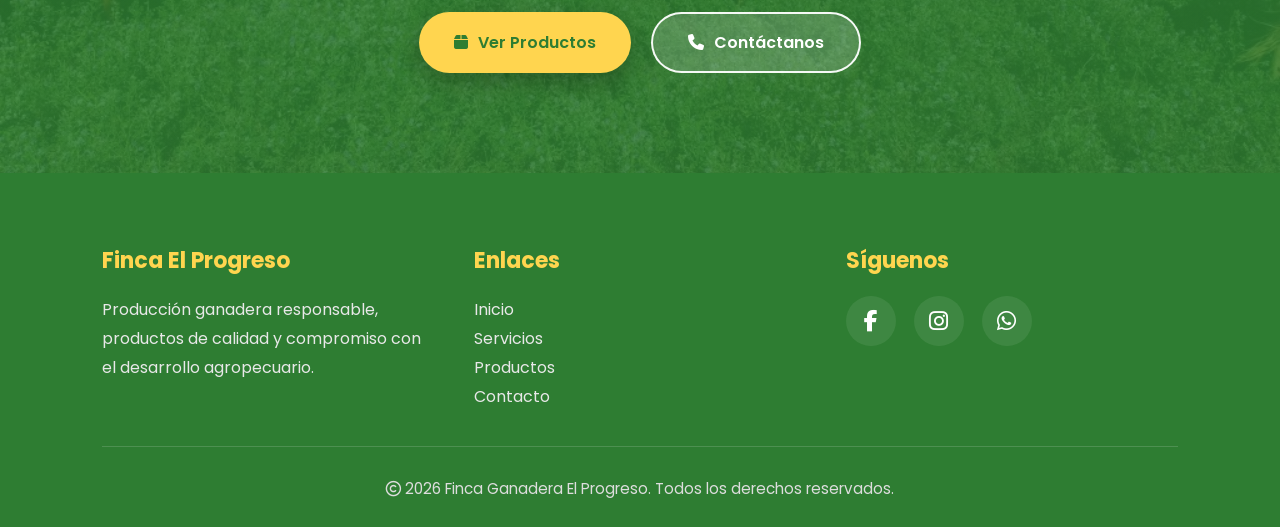
<file: html/nosotros.html>
<!DOCTYPE html>
<html lang="es">

<head>

    <meta charset="UTF-8">

    <meta name="viewport"
          content="width=device-width, initial-scale=1.0">

    <title>Nosotros | Finca Ganadera El Progreso</title>

    <link rel="stylesheet"
          href="../css/style.css">

    <link href="https://fonts.googleapis.com/css2?family=Poppins:wght@300;400;500;600;700&display=swap"
          rel="stylesheet">

    <link rel="stylesheet"
          href="https://cdnjs.cloudflare.com/ajax/libs/font-awesome/6.6.0/css/all.min.css">

</head>

<body>

<header>

    <div class="logo">

        <img src="../images/logo.png"
             class="logo-img">

        <h2>Finca El Progreso</h2>

    </div>

    <nav>

        <a href="../index.html">Inicio</a>

        <a href="nosotros.html"
           class="activo">Nosotros</a>

        <a href="servicios.html">Servicios</a>

        <a href="productos.html">Productos</a>

        <a href="galeria.html">Galería</a>

        <a href="contacto.html">Contacto</a>

    </nav>

</header>

<!--================ HERO =================-->

<section class="hero-contacto hero-nosotros">

    <div class="overlay"></div>

    <div class="hero-contenido">

        <h1>Nosotros</h1>

        <p>

            Conoce la historia, la misión y el compromiso que nos han convertido
            en una finca ganadera reconocida por su calidad y responsabilidad.

        </p>

        <div class="breadcrumb">

            <a href="../index.html">Inicio</a>

            <span>/</span>

            <strong>Nosotros</strong>

        </div>

    </div>

</section>

<!--================ HISTORIA =================-->

<section class="historia">

    <div class="historia-imagen">

        <img src="../images/finca.jpg"
             alt="Nuestra Finca">

    </div>

    <div class="historia-texto">

        <span class="titulo-pequeno">

            Nuestra Historia

        </span>

        <h2>

            Más de 25 años creciendo junto al campo.

        </h2>

        <p>

            Finca Ganadera El Progreso nació como una empresa familiar con el propósito de producir leche y carne bovina mediante prácticas responsables, sostenibles e innovadoras. Desde nuestros inicios hemos trabajado con dedicación para garantizar productos de excelente calidad y contribuir al desarrollo del sector agropecuario.

        </p>

        <p>

            Gracias al esfuerzo de nuestro equipo y la confianza de nuestros clientes, hoy somos una finca reconocida por el bienestar animal, el compromiso ambiental y la mejora continua de nuestros procesos.

        </p>

    </div>

</section>
<!--================ MISIÓN - VISIÓN - VALORES =================-->

<section class="mvv">

    <div class="titulo-seccion">

        <span>Nuestra Esencia</span>

        <h2>Misión, Visión y Valores</h2>

        <p>
            Los principios que guían nuestro trabajo diario y nos impulsan a
            seguir creciendo con responsabilidad y excelencia.
        </p>

    </div>

    <div class="mvv-grid">

        <div class="mvv-card">

            <div class="mvv-icono">

                <i class="fa-solid fa-bullseye"></i>

            </div>

            <h3>Misión</h3>

            <p>

                Producir alimentos de origen bovino con altos estándares de calidad,
                utilizando procesos sostenibles, innovación constante y un firme
                compromiso con nuestros clientes y el bienestar animal.

            </p>

        </div>

        <div class="mvv-card">

            <div class="mvv-icono">

                <i class="fa-solid fa-eye"></i>

            </div>

            <h3>Visión</h3>

            <p>

                Ser una finca ganadera líder en República Dominicana,
                reconocida por su excelencia, innovación y compromiso
                con el desarrollo sostenible del sector agropecuario.

            </p>

        </div>

        <div class="mvv-card">

            <div class="mvv-icono">

                <i class="fa-solid fa-handshake"></i>

            </div>

            <h3>Valores</h3>

            <ul>

                <li>Responsabilidad</li>

                <li>Honestidad</li>

                <li>Trabajo en equipo</li>

                <li>Compromiso</li>

                <li>Respeto al medio ambiente</li>

                <li>Innovación</li>

            </ul>

        </div>

    </div>

</section>

<!--================ CIFRAS =================-->

<section class="estadisticas-finca">

    <div class="estadistica">

        <h2>25+</h2>

        <span>Años de experiencia</span>

    </div>

    <div class="estadistica">

        <h2>500+</h2>

        <span>Cabezas de ganado</span>

    </div>

    <div class="estadistica">

        <h2>2,000+</h2>

        <span>Litros de leche al día</span>

    </div>

    <div class="estadistica">

        <h2>300+</h2>

        <span>Clientes satisfechos</span>

    </div>

</section>
<!--================ EQUIPO DE TRABAJO =================-->

<section class="equipo">

    <div class="titulo-seccion">

        <span>Nuestro Equipo</span>

        <h2>Personas detrás de Finca El Progreso</h2>

        <p>

            Contamos con un equipo comprometido que trabaja cada día para
            garantizar la calidad de nuestros productos y el crecimiento
            sostenible de la finca.

        </p>

    </div>


    <div class="equipo-grid">


        <div class="miembro">


            <div class="miembro-img">

                <i class="fa-solid fa-user-tie"></i>

            </div>


            <h3>

                Carlos Rodríguez

            </h3>


            <span>

                Administrador General

            </span>


            <p>

                Encargado de dirigir las operaciones y coordinar el crecimiento
                estratégico de la finca.

            </p>


        </div>



        <div class="miembro">


            <div class="miembro-img">

                <i class="fa-solid fa-user-doctor"></i>

            </div>


            <h3>

                Luis Martínez

            </h3>


            <span>

                Veterinario

            </span>


            <p>

                Responsable del cuidado animal, salud del ganado y programas
                de prevención.

            </p>


        </div>



        <div class="miembro">


            <div class="miembro-img">

                <i class="fa-solid fa-user-tie"></i>

            </div>


            <h3>

                María López

            </h3>


            <span>

                Administración

            </span>


            <p>

                Gestiona los procesos administrativos y atención a clientes.

            </p>


        </div>



        <div class="miembro">


            <div class="miembro-img">

                <i class="fa-solid fa-tractor"></i>

            </div>


            <h3>

                Pedro García

            </h3>


            <span>

                Supervisor de Producción

            </span>


            <p>

                Supervisa las actividades diarias de producción y mantenimiento.

            </p>


        </div>


    </div>


</section>
<!--================ GALERÍA DE INSTALACIONES =================-->

<section class="galeria-finca">


    <div class="titulo-seccion">

        <span>Nuestras Instalaciones</span>

        <h2>Conoce nuestro entorno de trabajo</h2>

        <p>

            Cada espacio de nuestra finca está diseñado para garantizar
            el bienestar animal, la calidad de producción y el desarrollo
            eficiente de nuestras actividades.

        </p>

    </div>



    <div class="galeria-grid">


        <div class="galeria-item">

            <img src="../images/ganado.jpg"
                 alt="Ganado bovino">

            <div class="galeria-overlay">

                <h3>Ganado Bovino</h3>

                <p>

                    Animales criados bajo cuidado y supervisión constante.

                </p>

            </div>

        </div>



        <div class="galeria-item">

            <img src="../images/pastizales.jpg"
                 alt="Pastizales">

            <div class="galeria-overlay">

                <h3>Pastizales</h3>

                <p>

                    Áreas naturales para alimentación saludable del ganado.

                </p>

            </div>

        </div>



        <div class="galeria-item">

            <img src="../images/corral.jpg"
                 alt="Corrales">

            <div class="galeria-overlay">

                <h3>Corrales</h3>

                <p>

                    Instalaciones preparadas para el manejo adecuado.

                </p>

            </div>

        </div>



        <div class="galeria-item">

            <img src="../images/ordeno.jpg"
                 alt="Proceso de ordeño">

            <div class="galeria-overlay">

                <h3>Ordeño</h3>

                <p>

                    Procesos realizados con higiene y calidad.

                </p>

            </div>

        </div>



        <div class="galeria-item">

            <img src="../images/equipo.jpg"
                 alt="Personal trabajando">

            <div class="galeria-overlay">

                <h3>Nuestro Equipo</h3>

                <p>

                    Personas comprometidas con el trabajo diario.

                </p>

            </div>

        </div>



        <div class="galeria-item">

            <img src="../images/finca.jpg"
                 alt="Instalaciones">

            <div class="galeria-overlay">

                <h3>Nuestra Finca</h3>

                <p>

                    Un espacio dedicado al crecimiento agropecuario.

                </p>

            </div>

        </div>



    </div>


</section>
<!--================ CTA FINAL =================-->

<section class="cta-nosotros">

    <div class="cta-contenido">

        <h2>

            Conoce todo lo que tenemos para ofrecerte

        </h2>


        <p>

            Descubre nuestros productos, servicios y el compromiso
            que nos caracteriza como finca ganadera.

        </p>


        <div class="cta-botones">


            <a href="productos.html"
               class="btnPrincipal">

                <i class="fa-solid fa-box"></i>

                Ver Productos

            </a>



            <a href="contacto.html"
               class="btnSecundario">

                <i class="fa-solid fa-phone"></i>

                Contáctanos

            </a>


        </div>

    </div>

</section>



<!--================ FOOTER =================-->

<footer>


    <div class="footer-contenido">


        <div>


            <h3>

                Finca El Progreso

            </h3>


            <p>

                Producción ganadera responsable,
                productos de calidad y compromiso
                con el desarrollo agropecuario.

            </p>


        </div>



        <div>


            <h3>

                Enlaces

            </h3>


            <p>

                Inicio

            </p>


            <p>

                Servicios

            </p>


            <p>

                Productos

            </p>


            <p>

                Contacto

            </p>


        </div>



        <div>


            <h3>

                Síguenos

            </h3>


            <div class="redes">


                <i class="fab fa-facebook-f"></i>


                <i class="fab fa-instagram"></i>


                <i class="fab fa-whatsapp"></i>


            </div>


        </div>


    </div>



    <hr>


    <p class="copyright">


        <i class="fa-regular fa-copyright"></i>

        2026 Finca Ganadera El Progreso.
        Todos los derechos reservados.


    </p>



</footer>


<script src="../js/script.js"></script>


</body>

</html>
</file>
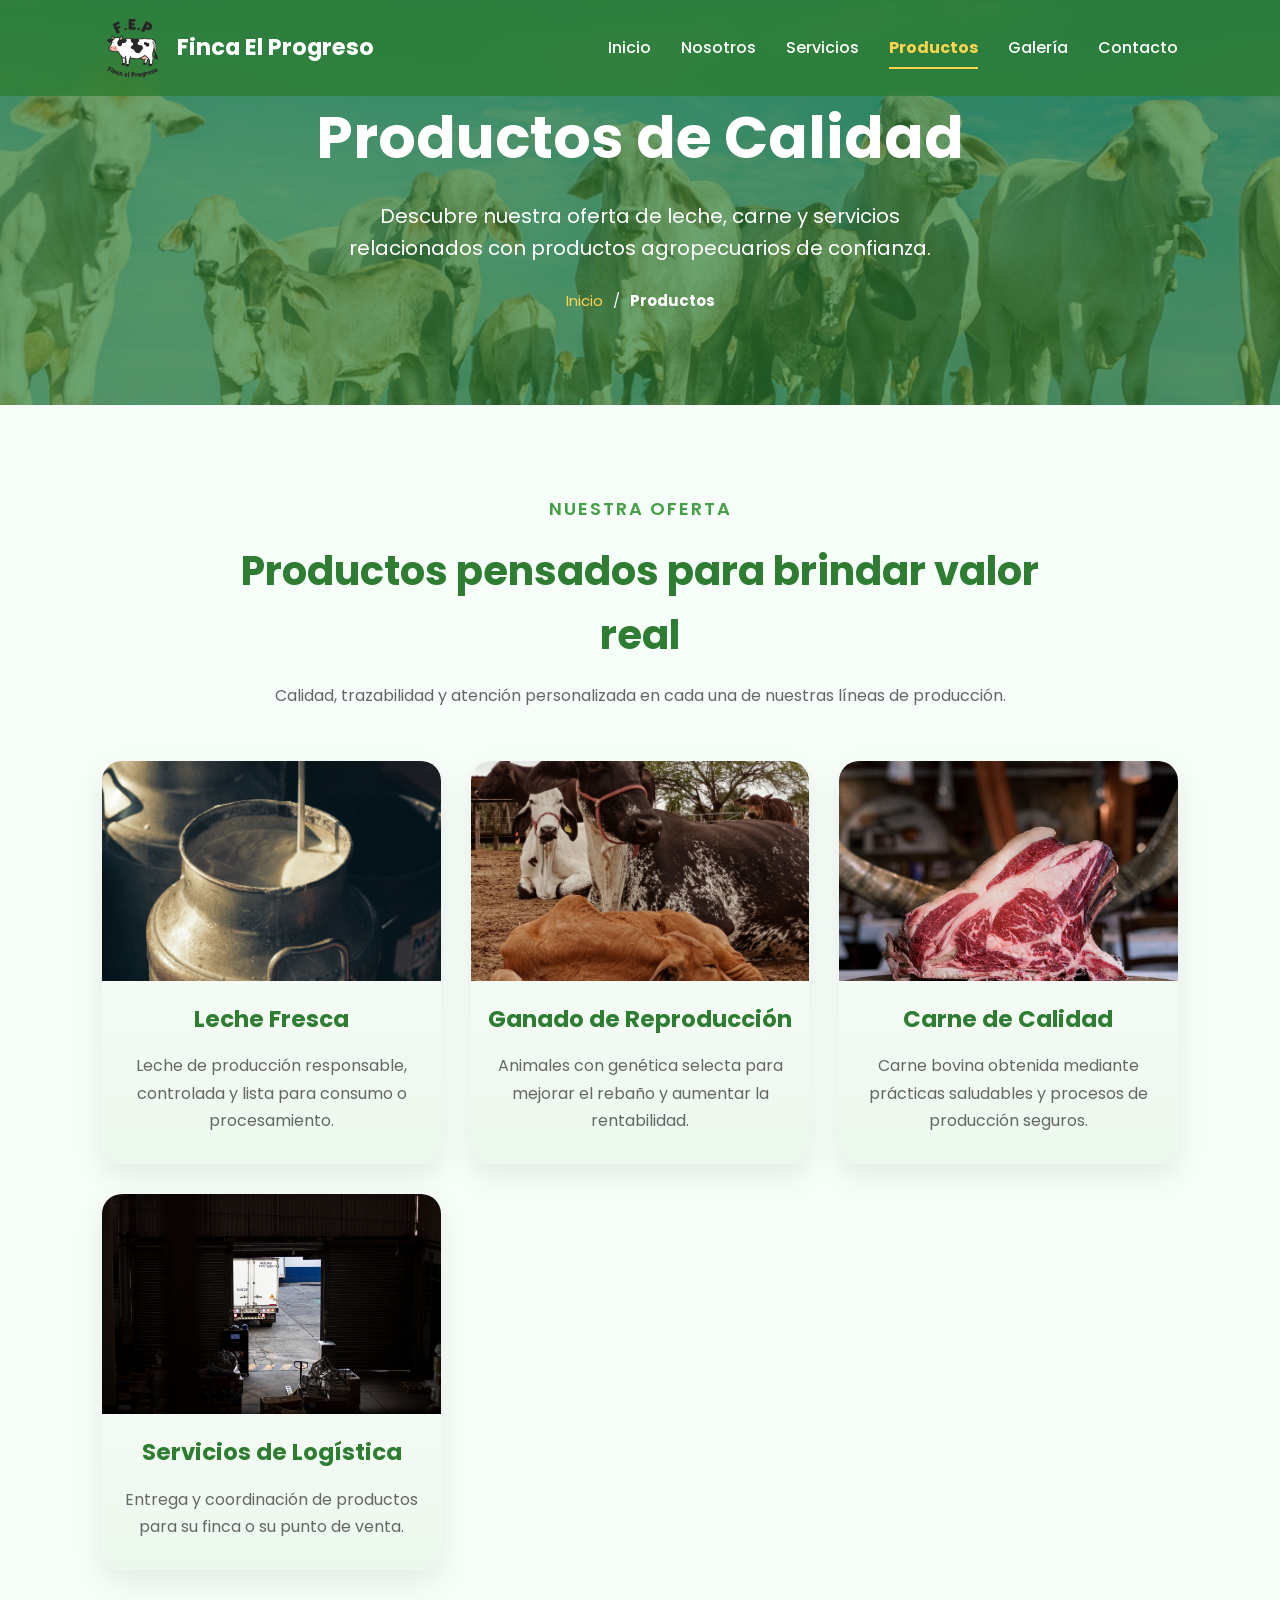
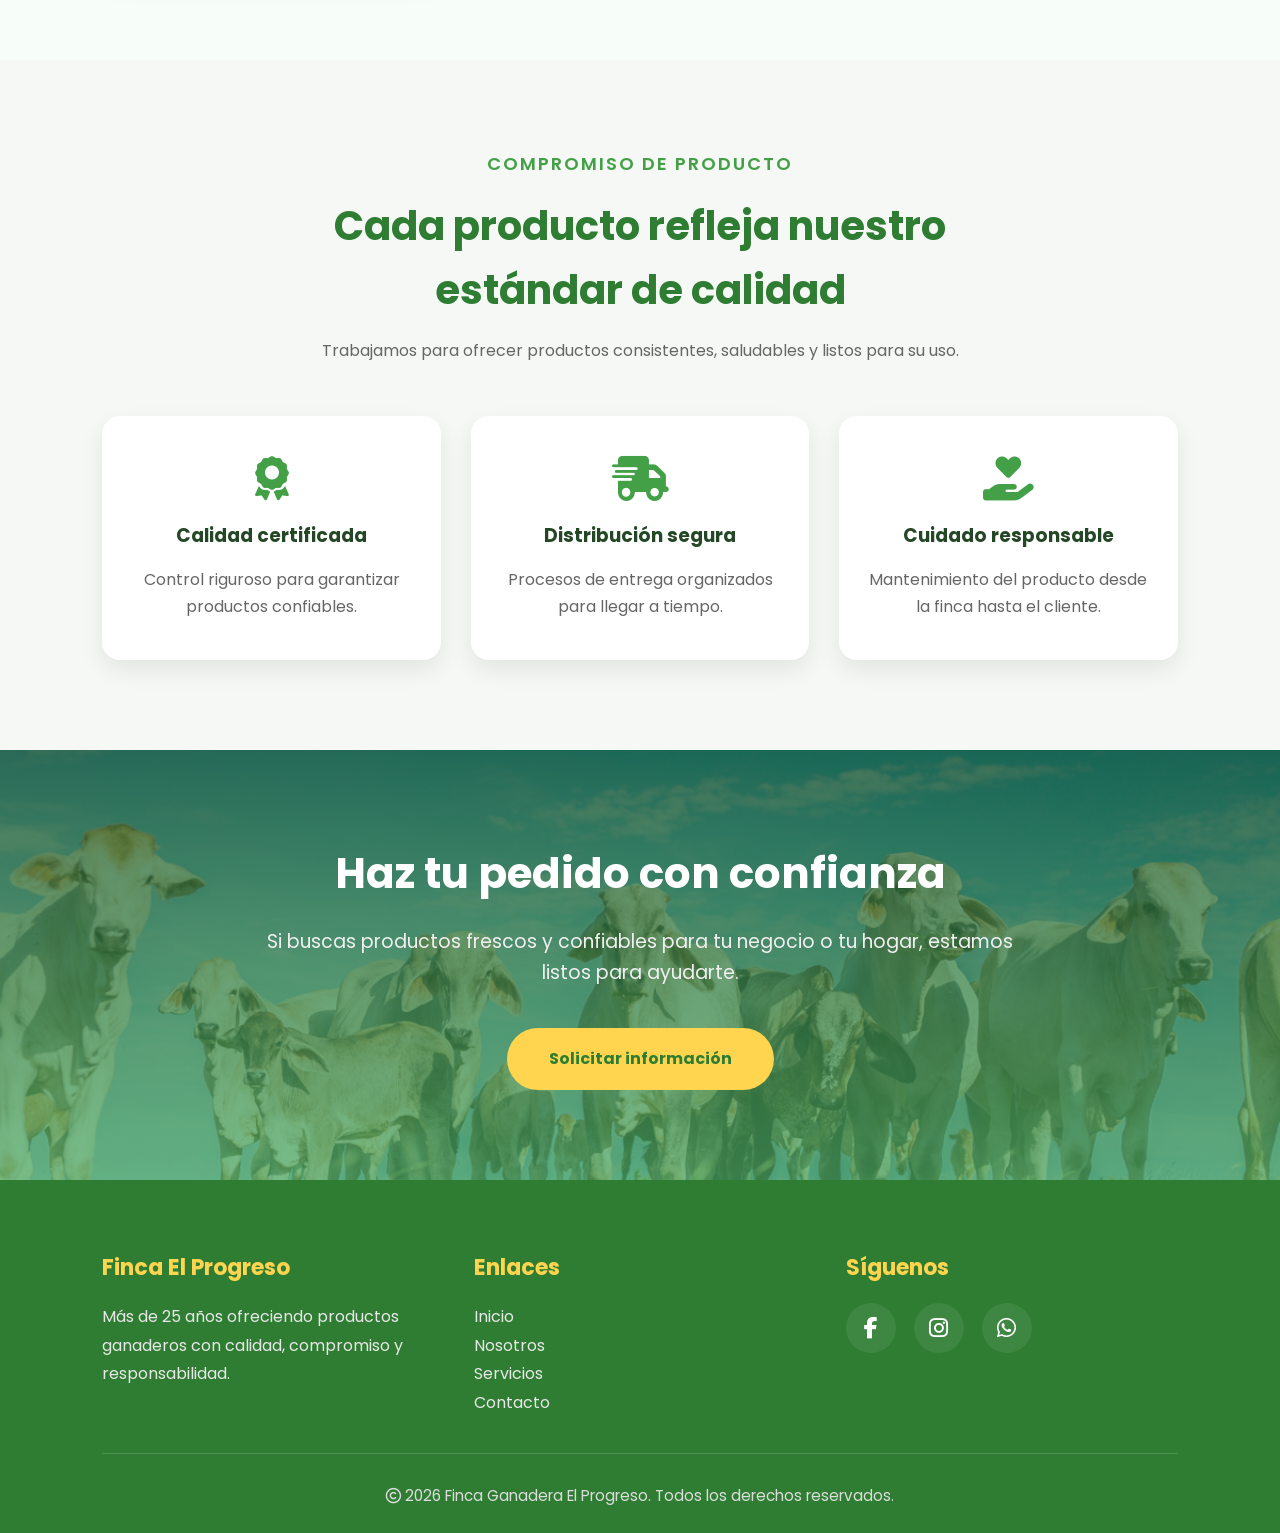
<file: html/productos.html>
<!DOCTYPE html>
<html lang="es">

<head>

    <meta charset="UTF-8">

    <meta name="viewport" content="width=device-width, initial-scale=1.0">

    <title>Productos | Finca Ganadera El Progreso</title>

    <link rel="stylesheet" href="../css/style.css">

    <link href="https://fonts.googleapis.com/css2?family=Poppins:wght@300;400;500;600;700&display=swap" rel="stylesheet">

    <link rel="stylesheet" href="https://cdnjs.cloudflare.com/ajax/libs/font-awesome/6.6.0/css/all.min.css">

</head>

<body class="productos-page">

<header>

    <div class="logo">

        <img src="../images/logo.png" class="logo-img">

        <h2>Finca El Progreso</h2>

    </div>

    <nav>

        <a href="../index.html">Inicio</a>

        <a href="nosotros.html">Nosotros</a>

        <a href="servicios.html">Servicios</a>

        <a href="productos.html" class="activo">Productos</a>

        <a href="galeria.html">Galería</a>

        <a href="contacto.html">Contacto</a>

    </nav>

</header>

<section class="hero-contacto hero-productos">

    <div class="overlay"></div>

    <div class="hero-contenido">

        <h1>Productos de Calidad</h1>

        <p>Descubre nuestra oferta de leche, carne y servicios relacionados con productos agropecuarios de confianza.</p>

        <div class="breadcrumb">

            <a href="../index.html">Inicio</a>

            <span>/</span>

            <strong>Productos</strong>

        </div>

    </div>

</section>

<section class="productos">

    <div class="titulo-seccion">

        <span>Nuestra Oferta</span>

        <h2>Productos pensados para brindar valor real</h2>

        <p>Calidad, trazabilidad y atención personalizada en cada una de nuestras líneas de producción.</p>

    </div>

    <div class="cards-productos">

        <div class="producto">

            <img src="../images/Leche fresca (Productos).jpg" alt="Leche fresca">

            <h3>Leche Fresca</h3>

            <p>Leche de producción responsable, controlada y lista para consumo o procesamiento.</p>

        </div>

        <div class="producto">

            <img src="../images/Ganado en reproduccion (Productos).jpg" alt="Ganado de reproducción">

            <h3>Ganado de Reproducción</h3>

            <p>Animales con genética selecta para mejorar el rebaño y aumentar la rentabilidad.</p>

        </div>

        <div class="producto">

            <img src="../images/Carne de calidad (Productos).jpg" alt="Carne de calidad">

            <h3>Carne de Calidad</h3>

            <p>Carne bovina obtenida mediante prácticas saludables y procesos de producción seguros.</p>

        </div>

        <div class="producto">

            <img src="../images/Servicios de logistica (Productos).jpg" alt="Servicios de logística">

            <h3>Servicios de Logística</h3>

            <p>Entrega y coordinación de productos para su finca o su punto de venta.</p>

        </div>

    </div>

</section>

<section class="ventajas">

    <div class="titulo-seccion">

        <span>Compromiso de Producto</span>

        <h2>Cada producto refleja nuestro estándar de calidad</h2>

        <p>Trabajamos para ofrecer productos consistentes, saludables y listos para su uso.</p>

    </div>

    <div class="contenedor-ventajas">

        <div>

            <i class="fa-solid fa-award"></i>

            <h3>Calidad certificada</h3>

            <p>Control riguroso para garantizar productos confiables.</p>

        </div>

        <div>

            <i class="fa-solid fa-shipping-fast"></i>

            <h3>Distribución segura</h3>

            <p>Procesos de entrega organizados para llegar a tiempo.</p>

        </div>

        <div>

            <i class="fa-solid fa-hand-holding-heart"></i>

            <h3>Cuidado responsable</h3>

            <p>Mantenimiento del producto desde la finca hasta el cliente.</p>

        </div>

    </div>

</section>

<section class="cta">

    <h2>Haz tu pedido con confianza</h2>

    <p>Si buscas productos frescos y confiables para tu negocio o tu hogar, estamos listos para ayudarte.</p>

    <a href="contacto.html">Solicitar información</a>

</section>

<footer>

    <div class="footer-contenido">

        <div>

            <h3>Finca El Progreso</h3>

            <p>Más de 25 años ofreciendo productos ganaderos con calidad, compromiso y responsabilidad.</p>

        </div>

        <div>

            <h3>Enlaces</h3>

            <p>Inicio</p>

            <p>Nosotros</p>

            <p>Servicios</p>

            <p>Contacto</p>

        </div>

        <div>

            <h3>Síguenos</h3>

            <div class="redes">

                <i class="fab fa-facebook-f"></i>

                <i class="fab fa-instagram"></i>

                <i class="fab fa-whatsapp"></i>

            </div>

        </div>

    </div>

    <hr>

    <p class="copyright"><i class="fa-regular fa-copyright"></i> 2026 Finca Ganadera El Progreso. Todos los derechos reservados.</p>

</footer>

<script src="../js/script.js"></script>

</body>

</html>
</file>
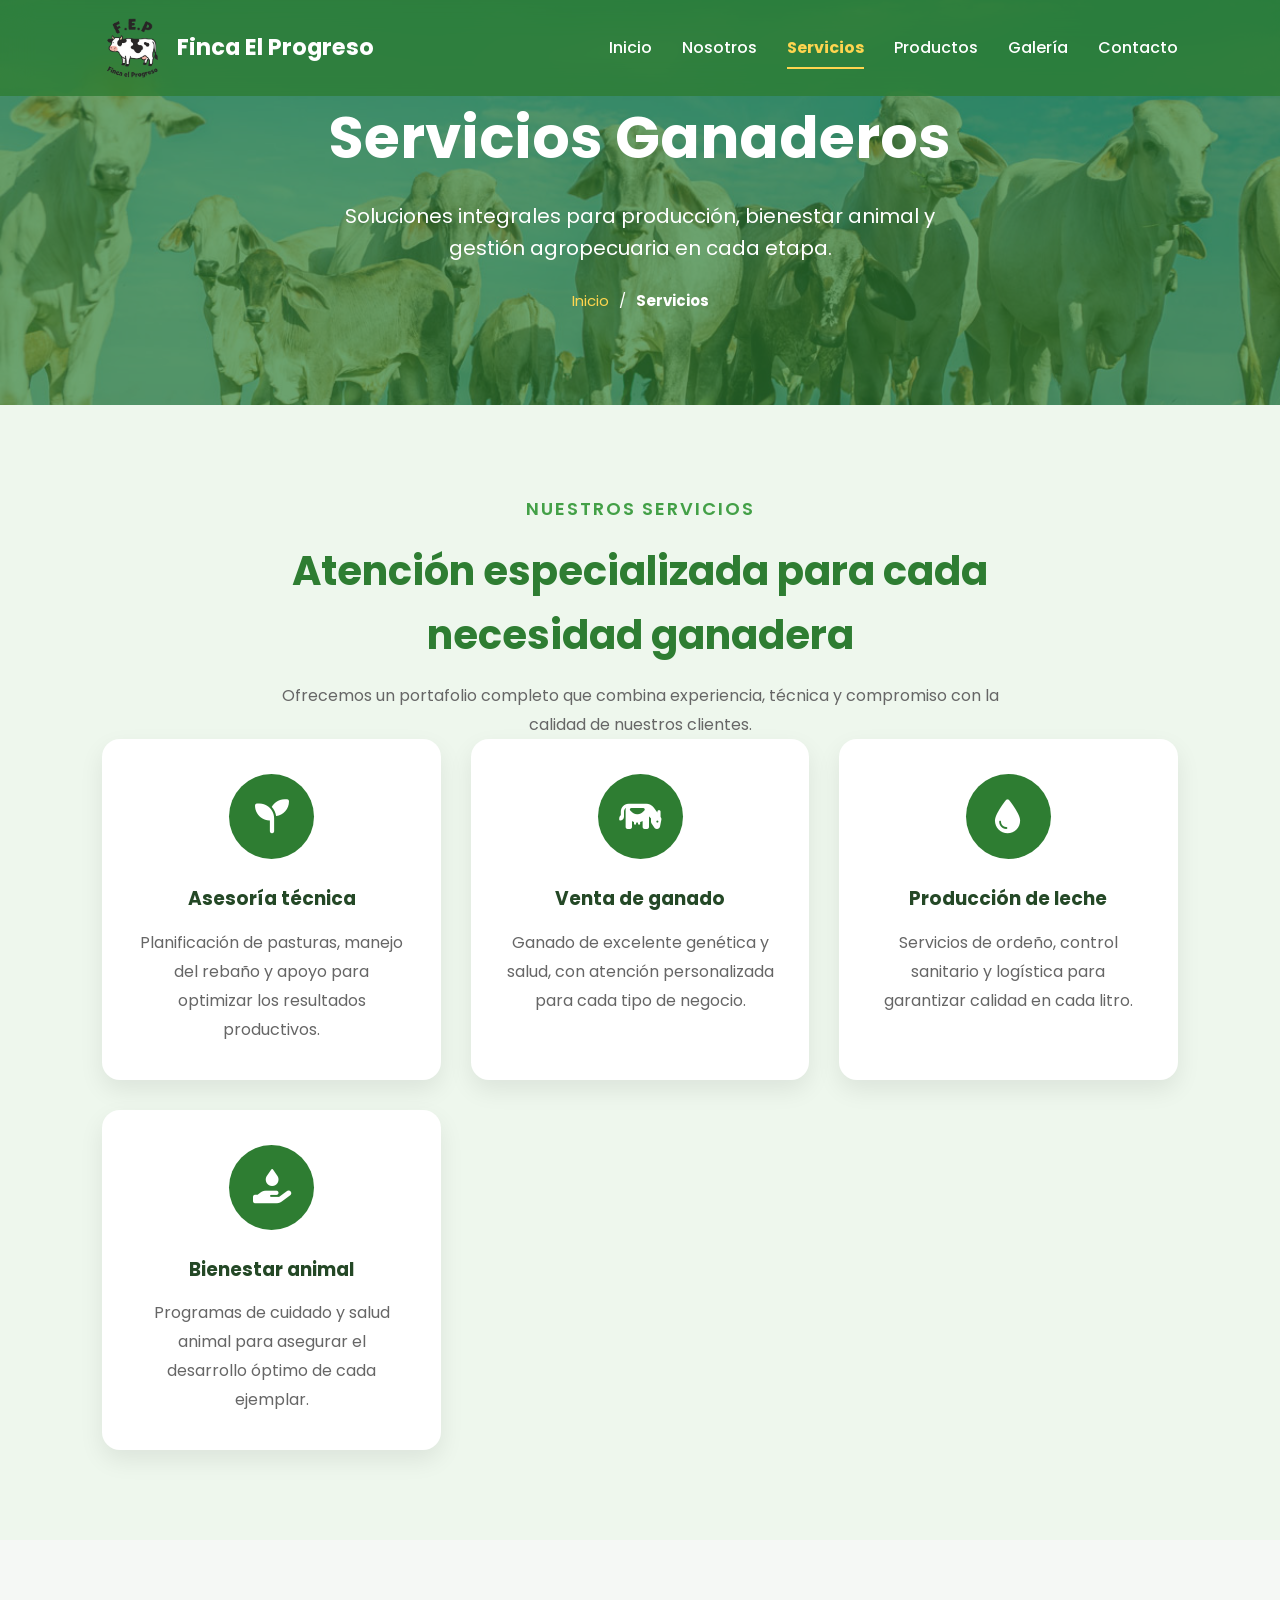
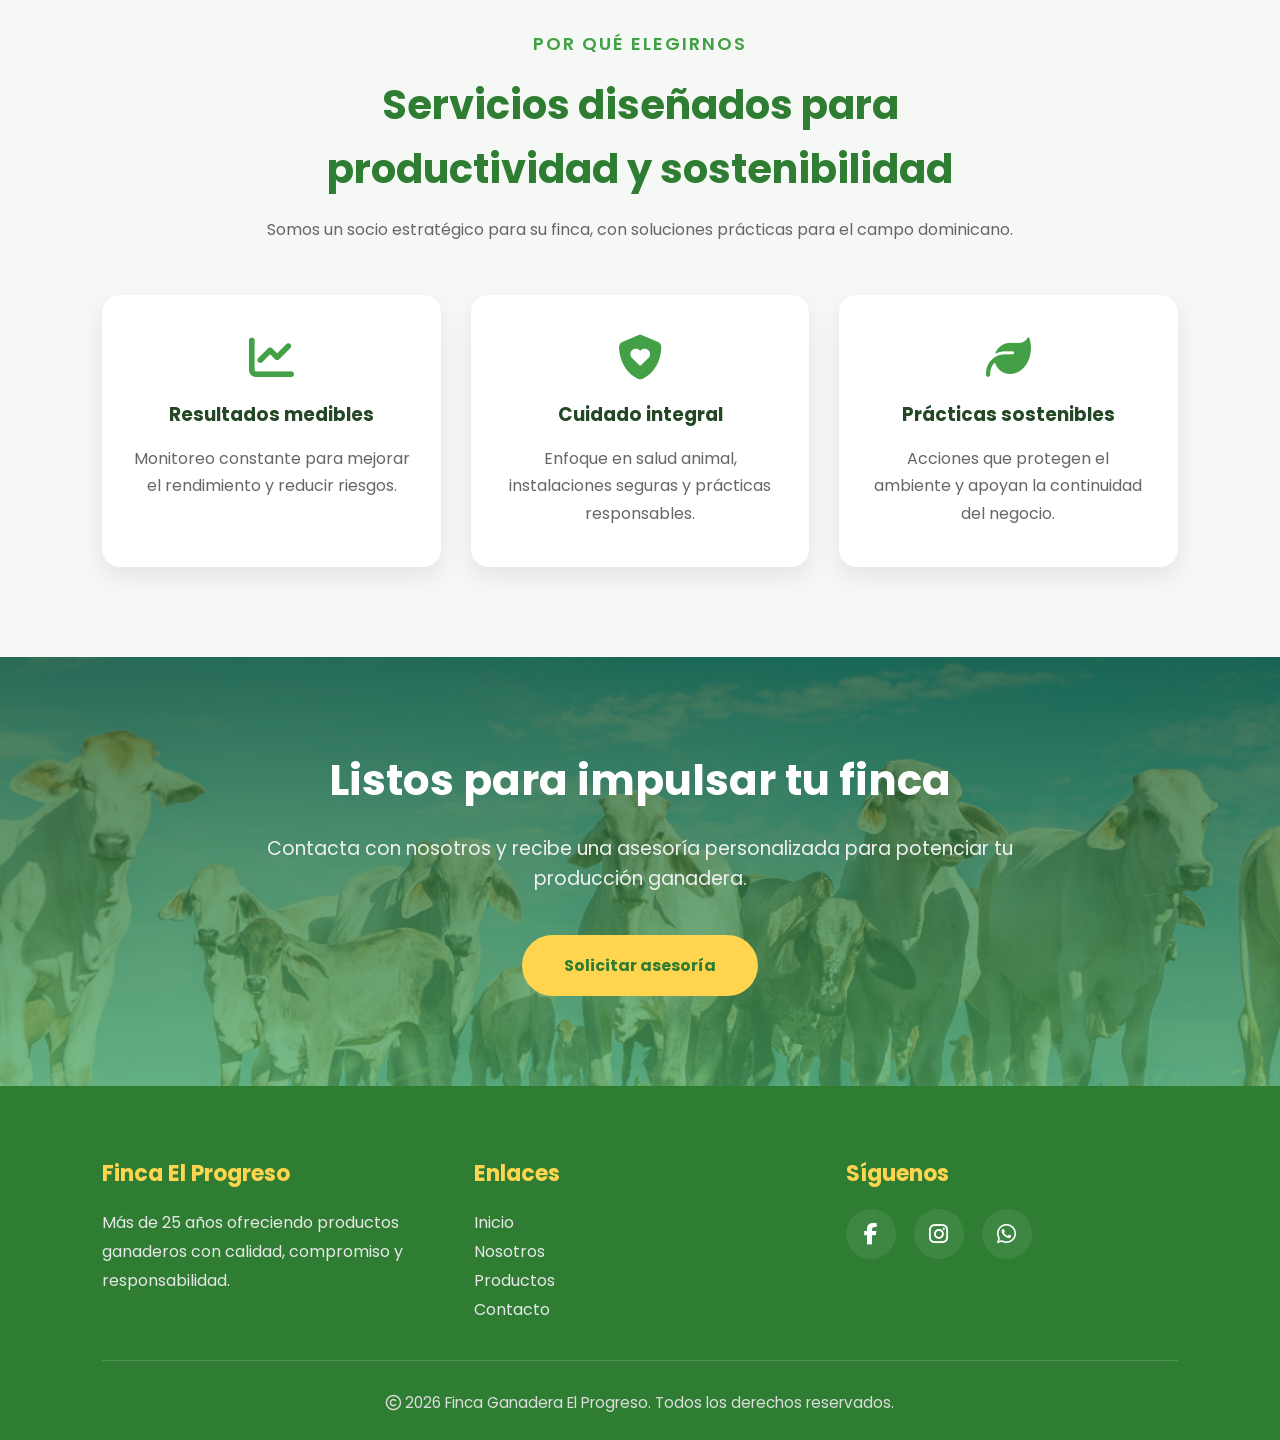
<file: html/servicios.html>
<!DOCTYPE html>
<html lang="es">

<head>

    <meta charset="UTF-8">

    <meta name="viewport" content="width=device-width, initial-scale=1.0">

    <title>Servicios | Finca Ganadera El Progreso</title>

    <link rel="stylesheet" href="../css/style.css">

    <link href="https://fonts.googleapis.com/css2?family=Poppins:wght@300;400;500;600;700&display=swap" rel="stylesheet">

    <link rel="stylesheet" href="https://cdnjs.cloudflare.com/ajax/libs/font-awesome/6.6.0/css/all.min.css">

</head>

<body class="servicios-page">

<header>

    <div class="logo">

        <img src="../images/logo.png" class="logo-img">

        <h2>Finca El Progreso</h2>

    </div>

    <nav>

        <a href="../index.html">Inicio</a>

        <a href="nosotros.html">Nosotros</a>

        <a href="servicios.html" class="activo">Servicios</a>

        <a href="productos.html">Productos</a>

        <a href="galeria.html">Galería</a>

        <a href="contacto.html">Contacto</a>

    </nav>

</header>

<section class="hero-contacto hero-servicios">

    <div class="overlay"></div>

    <div class="hero-contenido">

        <h1>Servicios Ganaderos</h1>

        <p>Soluciones integrales para producción, bienestar animal y gestión agropecuaria en cada etapa.</p>

        <div class="breadcrumb">

            <a href="../index.html">Inicio</a>

            <span>/</span>

            <strong>Servicios</strong>

        </div>

    </div>

</section>

<section class="servicios">

    <div class="titulo-seccion">

        <span>Nuestros Servicios</span>

        <h2>Atención especializada para cada necesidad ganadera</h2>

        <p>Ofrecemos un portafolio completo que combina experiencia, técnica y compromiso con la calidad de nuestros clientes.</p>

    </div>

    <div class="cards">

        <div class="card">

            <i class="fa-solid fa-seedling"></i>

            <h3>Asesoría técnica</h3>

            <p>Planificación de pasturas, manejo del rebaño y apoyo para optimizar los resultados productivos.</p>

        </div>

        <div class="card">

            <i class="fa-solid fa-cow"></i>

            <h3>Venta de ganado</h3>

            <p>Ganado de excelente genética y salud, con atención personalizada para cada tipo de negocio.</p>

        </div>

        <div class="card">

            <i class="fa-solid fa-droplet"></i>

            <h3>Producción de leche</h3>

            <p>Servicios de ordeño, control sanitario y logística para garantizar calidad en cada litro.</p>

        </div>

        <div class="card">

            <i class="fa-solid fa-hand-holding-droplet"></i>

            <h3>Bienestar animal</h3>

            <p>Programas de cuidado y salud animal para asegurar el desarrollo óptimo de cada ejemplar.</p>

        </div>

    </div>

</section>

<section class="ventajas">

    <div class="titulo-seccion">

        <span>Por qué elegirnos</span>

        <h2>Servicios diseñados para productividad y sostenibilidad</h2>

        <p>Somos un socio estratégico para su finca, con soluciones prácticas para el campo dominicano.</p>

    </div>

    <div class="contenedor-ventajas">

        <div>

            <i class="fa-solid fa-chart-line"></i>

            <h3>Resultados medibles</h3>

            <p>Monitoreo constante para mejorar el rendimiento y reducir riesgos.</p>

        </div>

        <div>

            <i class="fa-solid fa-shield-heart"></i>

            <h3>Cuidado integral</h3>

            <p>Enfoque en salud animal, instalaciones seguras y prácticas responsables.</p>

        </div>

        <div>

            <i class="fa-solid fa-leaf"></i>

            <h3>Prácticas sostenibles</h3>

            <p>Acciones que protegen el ambiente y apoyan la continuidad del negocio.</p>

        </div>

    </div>

</section>

<section class="cta">

    <h2>Listos para impulsar tu finca</h2>

    <p>Contacta con nosotros y recibe una asesoría personalizada para potenciar tu producción ganadera.</p>

    <a href="contacto.html">Solicitar asesoría</a>

</section>

<footer>

    <div class="footer-contenido">

        <div>

            <h3>Finca El Progreso</h3>

            <p>Más de 25 años ofreciendo productos ganaderos con calidad, compromiso y responsabilidad.</p>

        </div>

        <div>

            <h3>Enlaces</h3>

            <p>Inicio</p>

            <p>Nosotros</p>

            <p>Productos</p>

            <p>Contacto</p>

        </div>

        <div>

            <h3>Síguenos</h3>

            <div class="redes">

                <i class="fab fa-facebook-f"></i>

                <i class="fab fa-instagram"></i>

                <i class="fab fa-whatsapp"></i>

            </div>

        </div>

    </div>

    <hr>

    <p class="copyright"><i class="fa-regular fa-copyright"></i> 2026 Finca Ganadera El Progreso. Todos los derechos reservados.</p>

</footer>

<script src="../js/script.js"></script>

</body>

</html>
</file>
<file: css/style.css>
/*==============================
        RESET GENERAL
===============================*/

* {
    margin: 0;
    padding: 0;
    box-sizing: border-box;
    font-family: "Poppins", sans-serif;
}

html {
    scroll-behavior: smooth;
}

body {
    background: #f7f8f6;
    color: #333;
    overflow-x: hidden;
    line-height: 1.6;
}

img {
    max-width: 100%;
    display: block;
}

a {
    text-decoration: none;
}

section {
    padding: 90px 8%;
}

/*==============================
            HEADER
===============================*/

header {

    position: fixed;
    top: 0;
    left: 0;
    width: 100%;

    display: flex;
    justify-content: space-between;
    align-items: center;

    padding: 18px 8%;

    z-index: 999;

    transition: .4s;

    background: rgba(46, 125, 50, .78);

    backdrop-filter: blur(15px);

}

header.scrolled {

    background: rgba(28, 84, 41, .95);

    box-shadow: 0 8px 25px rgba(0, 0, 0, .25);

}

.logo {

    display: flex;
    align-items: center;
    gap: 15px;

}

.logo-img {

    width: 60px;

    transition: .4s;

}

.logo:hover .logo-img {

    transform: scale(1.08) rotate(-5deg);

}

.logo h2 {

    color: #fff;

    font-size: 1.4rem;

    font-weight: 700;

}

nav {

    display: flex;

    gap: 30px;

}

nav a {

    color: #fff;

    font-weight: 500;

    position: relative;

    transition: .3s;

}

nav a::after {

    content: "";

    position: absolute;

    left: 0;

    bottom: -8px;

    width: 0;

    height: 2px;

    background: #ffd54f;

    transition: .3s;

}

nav a:hover {

    color: #ffd54f;

}

nav a:hover::after {

    width: 100%;

}

nav a.activo {

    color: #ffd54f;

    font-weight: 700;

}

nav a.activo::after {

    width: 100%;

}

body.servicios-page .cta {

    background:
        linear-gradient(rgba(34, 88, 39, .75), rgba(75, 167, 98, .75)),
        url("../images/ganado.jpg") center/cover no-repeat;

}

body.productos-page .cta {

    background:
        linear-gradient(rgba(34, 88, 39, .75), rgba(75, 167, 98, .75)),
        url("../images/ganado.jpg") center/cover no-repeat;

}

body.galeria-page .cta {

    background:
        linear-gradient(rgba(34, 88, 39, .75), rgba(75, 167, 98, .75)),
        url("../images/ganado.jpg") center/cover no-repeat;

}

body.servicios-page .servicios {

    background: #eef7ed;

}

body.productos-page .productos {

    background: #f7fdf8;

}

body.galeria-page .galeria-finca {

    background: #eef6ef;

}

body.servicios-page .card i {

    background: #2e7d32;

}

body.productos-page .producto {

    background: linear-gradient(180deg, #ffffff 0%, #ecf8ed 100%);

}

body.productos-page .producto h3 {

    color: #2e7d32;

}

body.galeria-page .galeria-item {

    border: 2px solid rgba(255,255,255,.14);

}

body.galeria-page .galeria-overlay {

    background: linear-gradient(transparent, rgba(0,0,0,.86));

}

/*==============================
            BANNER
===============================*/

.banner {

    position: relative;

    height: 100vh;

    background: url("../images/ganado.jpg") center center/cover no-repeat;

    display: flex;

    justify-content: center;

    align-items: center;

    overflow: hidden;

    animation: zoomBanner 20s linear infinite alternate;

}

.overlay {

    position: absolute;

    inset: 0;

    background: linear-gradient(120deg,

            rgba(10, 25, 10, .75),

            rgba(40, 90, 40, .45),

            rgba(0, 0, 0, .40));

}

/*==============================
        HERO CONTENT
===============================*/

.contenido {

    position: relative;

    z-index: 5;

    max-width: 850px;

    text-align: center;

    color: #fff;

    padding: 60px;

    border-radius: 25px;

    background: rgba(255, 255, 255, .10);

    backdrop-filter: blur(20px);

    border: 1px solid rgba(255, 255, 255, .15);

    box-shadow: 0 25px 50px rgba(0, 0, 0, .35);

    animation: fadeUp 1s;

}

.badge {

    display: inline-flex;

    align-items: center;

    gap: 10px;

    background: #43a047;

    padding: 10px 24px;

    border-radius: 50px;

    font-size: .95rem;

    margin-bottom: 30px;

}

.contenido h1 {

    font-size: 65px;

    line-height: 1.1;

    margin-bottom: 25px;

    text-shadow: 3px 3px 12px rgba(0, 0, 0, .30);

}

.contenido p {

    font-size: 20px;

    color: #f2f2f2;

    margin-bottom: 40px;

}

/*==============================
            BOTONES
===============================*/

.botones {

    display: flex;

    justify-content: center;

    gap: 20px;

    flex-wrap: wrap;

}

.btnPrincipal {

    background: linear-gradient(135deg, #4CAF50, #2E7D32);

    color: #fff;

    padding: 16px 35px;

    border-radius: 50px;

    font-weight: 600;

    transition: .35s;

    box-shadow: 0 10px 25px rgba(0, 0, 0, .25);

}

.btnPrincipal:hover {

    transform: translateY(-5px);

}

.btnSecundario {

    background: #fff;

    color: #2E7D32;

    padding: 16px 35px;

    border-radius: 50px;

    font-weight: 600;

    transition: .35s;

}

.btnSecundario:hover {

    background: #ffd54f;

}

/*==============================
        ESTADISTICAS
===============================*/

.estadisticas {

    margin-top: 50px;

    display: flex;

    justify-content: center;

    gap: 55px;

    flex-wrap: wrap;

}

.estadisticas div {

    text-align: center;

}

.estadisticas h2 {

    color: #ffd54f;

    font-size: 38px;

}

.estadisticas p {

    margin-top: 8px;

    font-size: 15px;

    color: #fff;

}

/*==============================
        SCROLL INDICATOR
===============================*/

.scroll {

    position: absolute;

    bottom: 35px;

    left: 50%;

    transform: translateX(-50%);

    color: #fff;

    font-size: 38px;

    animation: upDown 1.8s infinite;

    z-index: 10;

}

.wave {

    position: absolute;

    bottom: -5px;

    left: 0;

    width: 100%;

    z-index: 2;

}

.wave svg {

    display: block;

}

/*==============================
        RESUMEN
===============================*/

.resumen {

    background: #fff;

    text-align: center;

}

.contenedor {

    max-width: 900px;

    margin: auto;

}

.titulo-pequeno {

    display: inline-block;

    color: #2e7d32;

    font-weight: 600;

    margin-bottom: 15px;

    text-transform: uppercase;

    letter-spacing: 2px;

}

.resumen h2 {

    font-size: 42px;

    color: #1f3d22;

    margin-bottom: 25px;

}

.resumen p {

    font-size: 18px;

    color: #666;

    line-height: 1.9;

}

/*==============================
        TITULOS
===============================*/

.titulo-seccion {

    text-align: center;

    margin-bottom: 60px;

}

.titulo-seccion span {

    color: #43a047;

    font-weight: 600;

    text-transform: uppercase;

    letter-spacing: 2px;

}

.titulo-seccion h2 {

    font-size: 42px;

    margin: 15px 0;

    color: #2e7d32;

}

.titulo-seccion p {

    max-width: 750px;

    margin: auto;

    color: #666;

    line-height: 1.8;

}

/*==============================
        SERVICIOS
===============================*/

.servicios {

    background: #f7f8f6;

}

.cards {

    display: grid;

    grid-template-columns: repeat(auto-fit, minmax(260px, 1fr));

    gap: 30px;

}

.card {

    background: #fff;

    padding: 35px;

    border-radius: 18px;

    text-align: center;

    transition: .35s;

    box-shadow: 0 10px 25px rgba(0, 0, 0, .08);

}

.card:hover {

    transform: translateY(-10px);

    box-shadow: 0 20px 35px rgba(0, 0, 0, .15);

}

.card i {

    width: 85px;

    height: 85px;

    display: flex;

    justify-content: center;

    align-items: center;

    margin: auto;

    margin-bottom: 25px;

    background: #43a047;

    color: #fff;

    border-radius: 50%;

    font-size: 34px;

}

.card h3 {

    margin-bottom: 15px;

    color: #244826;

}

.card p {

    color: #666;

    line-height: 1.8;

}

/*==============================
        BOTON VER
===============================*/

.boton-ver {

    display: inline-block;

    margin-top: 50px;

    background: #2e7d32;

    color: #fff;

    padding: 15px 40px;

    border-radius: 50px;

    font-weight: 600;

    transition: .3s;

}

.boton-ver:hover {

    background: #43a047;

    transform: translateY(-4px);

}

.servicios {

    text-align: center;

}

/*==============================
        PRODUCTOS
===============================*/

.productos {

    background: #ffffff;

    text-align: center;

}

.cards-productos {

    display: grid;

    grid-template-columns: repeat(auto-fit, minmax(250px, 1fr));

    gap: 30px;

    margin-top: 50px;

}

.producto {

    background: #fff;

    border-radius: 20px;

    overflow: hidden;

    box-shadow: 0 12px 30px rgba(0, 0, 0, .08);

    transition: .35s;

}

.producto:hover {

    transform: translateY(-10px);

    box-shadow: 0 22px 40px rgba(0, 0, 0, .18);

}

.producto img {

    width: 100%;

    height: 220px;

    object-fit: cover;

    transition: .5s;

}

.producto:hover img {

    transform: scale(1.08);

}

.producto h3 {

    margin-top: 20px;

    color: #2e7d32;

    font-size: 23px;

}

.producto p {

    padding: 15px 20px 30px;

    color: #666;

    line-height: 1.7;

}

/*==============================
      ¿POR QUÉ ELEGIRNOS?
===============================*/

.ventajas {

    background: #f5f8f5;

}

.contenedor-ventajas {

    display: grid;

    grid-template-columns: repeat(auto-fit, minmax(240px, 1fr));

    gap: 30px;

    margin-top: 50px;

}

.contenedor-ventajas div {

    background: #fff;

    padding: 40px 30px;

    border-radius: 18px;

    text-align: center;

    transition: .35s;

    box-shadow: 0 10px 25px rgba(0, 0, 0, .08);

}

.contenedor-ventajas div:hover {

    transform: translateY(-10px);

    background: #2e7d32;

}

.contenedor-ventajas div:hover h3,

.contenedor-ventajas div:hover p,

.contenedor-ventajas div:hover i {

    color: #fff;

}

.contenedor-ventajas i {

    font-size: 45px;

    color: #43a047;

    margin-bottom: 20px;

    transition: .3s;

}

.contenedor-ventajas h3 {

    margin-bottom: 15px;

    color: #244826;

}

.contenedor-ventajas p {

    color: #666;

    line-height: 1.7;

    transition: .3s;

}

/*==============================
            CTA
===============================*/

.cta {

    text-align: center;

    color: white;

    background:

        linear-gradient(rgba(46, 125, 50, .82),

            rgba(67, 160, 71, .82)),

        url("../images/ganado.jpg") center/cover;

}

.cta h2 {

    font-size: 42px;

    margin-bottom: 20px;

}

.cta p {

    max-width: 750px;

    margin: auto;

    font-size: 19px;

    margin-bottom: 40px;

    color: #f0f0f0;

}

.cta a {

    display: inline-block;

    padding: 18px 42px;

    background: #ffd54f;

    color: #2e7d32;

    border-radius: 50px;

    font-weight: 700;

    transition: .35s;

}

.cta a:hover {

    transform: translateY(-6px);

    box-shadow: 0 15px 35px rgba(0, 0, 0, .30);

}

/*==============================
    EFECTO GENERAL TARJETAS
===============================*/

.card,
.producto,
.contenedor-ventajas div {

    transition:

        transform .35s,

        box-shadow .35s,

        background .35s;

}

.card:hover i {

    transform: scale(1.15) rotate(8deg);

}

/*==============================
            FOOTER
===============================*/

footer {

    background: #2e7d32;

    color: #fff;

    padding: 70px 8% 25px;

}

.footer-contenido {

    display: grid;

    grid-template-columns: repeat(auto-fit, minmax(250px, 1fr));

    gap: 40px;

    margin-bottom: 35px;

}

.footer-contenido h3 {

    margin-bottom: 18px;

    color: #ffd54f;

    font-size: 22px;

}

.footer-contenido p {

    color: #e8e8e8;

    line-height: 1.8;

}

.redes {

    display: flex;

    gap: 18px;

    margin-top: 15px;

}

.redes i {

    width: 50px;

    height: 50px;

    display: flex;

    justify-content: center;

    align-items: center;

    border-radius: 50%;

    background: rgba(255, 255, 255, .08);

    font-size: 22px;

    cursor: pointer;

    transition: .35s;

}

.redes i:hover {

    background: #ffd54f;

    color: #1e4d2b;

    transform: translateY(-6px);

}

footer hr {

    border: none;

    height: 1px;

    background: rgba(255, 255, 255, .15);

    margin: 30px 0;

}

.copyright {

    text-align: center;

    color: #ddd;

    font-size: .95rem;

}

/*==============================
        ANIMACIONES
===============================*/

@keyframes fadeUp {

    from {

        opacity: 0;

        transform: translateY(50px);

    }

    to {

        opacity: 1;

        transform: translateY(0);

    }

}

@keyframes zoomBanner {

    from {

        background-size: 100%;

    }

    to {

        background-size: 112%;

    }

}

@keyframes upDown {

    0% {

        transform: translate(-50%, 0);

    }

    50% {

        transform: translate(-50%, 12px);

    }

    100% {

        transform: translate(-50%, 0);

    }

}

/*==============================
        SCROLLBAR
===============================*/

::-webkit-scrollbar {

    width: 10px;

}

::-webkit-scrollbar-track {

    background: #e8e8e8;

}

::-webkit-scrollbar-thumb {

    background: #2e7d32;

    border-radius: 20px;

}

::-webkit-scrollbar-thumb:hover {

    background: #43a047;

}

/*==============================
        RESPONSIVE
===============================*/

@media(max-width:1000px) {

    header {

        flex-direction: column;

        gap: 20px;

        padding: 20px;

    }

    nav {

        flex-wrap: wrap;

        justify-content: center;

        gap: 18px;

    }

    .contenido {

        padding: 45px 35px;

    }

    .contenido h1 {

        font-size: 48px;

    }

    .estadisticas {

        gap: 35px;

    }

}

@media(max-width:768px) {

    section {

        padding: 70px 6%;

    }

    .contenido {

        width: 95%;

        padding: 35px 25px;

    }

    .contenido h1 {

        font-size: 38px;

    }

    .contenido p {

        font-size: 17px;

    }

    .botones {

        flex-direction: column;

        align-items: center;

    }

    .btnPrincipal,

    .btnSecundario {

        width: 100%;

        max-width: 320px;

        text-align: center;

    }

    .resumen h2,

    .titulo-seccion h2,

    .cta h2 {

        font-size: 32px;

    }

    .estadisticas {

        flex-direction: column;

        gap: 20px;

    }

    .cards,

    .cards-productos,

    .contenedor-ventajas {

        grid-template-columns: 1fr;

    }

}

@media(max-width:480px) {

    .logo h2 {

        font-size: 1.15rem;

    }

    nav a {

        font-size: 15px;

    }

    .badge {

        font-size: .8rem;

        padding: 8px 18px;

    }

    .contenido h1 {

        font-size: 30px;

    }

    .contenido p {

        font-size: 16px;

    }

    .producto img {

        height: 200px;

    }

    .cta h2 {

        font-size: 28px;

    }

    .footer-contenido {

        text-align: center;

    }

    .redes {

        justify-content: center;

    }

}
/*==================================================
                HERO CONTACTO
==================================================*/

.hero-contacto{

    position:relative;

    height:45vh;

    background:url("../images/ganado.jpg") center center/cover no-repeat;

    display:flex;

    justify-content:center;

    align-items:center;

}

.hero-contacto .overlay{

    position:absolute;

    inset:0;

    background:rgba(46,125,50,.70);

}

.hero-contenido{

    position:relative;

    z-index:5;

    color:#fff;

    text-align:center;

}

.hero-contenido h1{

    font-size:58px;

    margin-bottom:15px;

}

.hero-contenido p{

    font-size:20px;

    max-width:650px;

}

/*==================================================
                CONTACTO
==================================================*/

.contacto{

    display:grid;

    grid-template-columns:1fr 1.2fr;

    gap:60px;

    padding:90px 8%;

    background:#fff;

}

/*==================================================
            INFORMACIÓN
==================================================*/

.info-contacto h2{

    color:#2e7d32;

    margin-bottom:20px;

    font-size:36px;

}

.info-contacto>p{

    color:#666;

    margin-bottom:35px;

    line-height:1.8;

}

.dato{

    display:flex;

    align-items:flex-start;

    gap:18px;

    margin-bottom:30px;

}

.dato i{

    width:60px;

    height:60px;

    background:#43a047;

    color:white;

    border-radius:50%;

    display:flex;

    justify-content:center;

    align-items:center;

    font-size:22px;

    flex-shrink:0;

}

.dato h3{

    color:#2e7d32;

    margin-bottom:5px;

}

.dato p{

    color:#666;

    line-height:1.7;

}

/*==================================================
                FORMULARIO
==================================================*/

.formulario{

    background:#fff;

    padding:40px;

    border-radius:20px;

    box-shadow:0 15px 35px rgba(0,0,0,.08);

}

.formulario h2{

    color:#2e7d32;

    margin-bottom:30px;

}

.formulario form{

    display:flex;

    flex-direction:column;

    gap:20px;

}

.formulario input,

.formulario textarea{

    width:100%;

    padding:18px;

    border:2px solid #ddd;

    border-radius:12px;

    outline:none;

    transition:.3s;

    font-size:16px;

}

.formulario input:focus,

.formulario textarea:focus{

    border-color:#43a047;

    box-shadow:0 0 12px rgba(67,160,71,.25);

}

.formulario textarea{

    resize:vertical;

}

.formulario button{

    background:#2e7d32;

    color:white;

    border:none;

    padding:18px;

    border-radius:50px;

    font-size:17px;

    font-weight:600;

    cursor:pointer;

    transition:.35s;

}

.formulario button:hover{

    background:#43a047;

    transform:translateY(-4px);

}
/*====================================
        TARJETAS CONTACTO
====================================*/

.cards-contacto{

    display:grid;

    grid-template-columns:repeat(2,1fr);

    gap:20px;

    margin-top:35px;

}

.contact-card{

    background:#fff;

    padding:30px 20px;

    border-radius:18px;

    text-align:center;

    box-shadow:0 12px 25px rgba(0,0,0,.08);

    transition:.35s;

    border-top:5px solid #43a047;

}

.contact-card:hover{

    transform:translateY(-8px);

    box-shadow:0 20px 35px rgba(0,0,0,.15);

}

.contact-card i{

    width:70px;

    height:70px;

    margin:auto;

    margin-bottom:18px;

    border-radius:50%;

    display:flex;

    justify-content:center;

    align-items:center;

    background:#43a047;

    color:#fff;

    font-size:28px;

    transition:.35s;

}

.contact-card:hover i{

    transform:rotate(10deg) scale(1.08);

    background:#2e7d32;

}

.contact-card h3{

    color:#2e7d32;

    margin-bottom:10px;

    font-size:20px;

}

.contact-card span{

    color:#666;

    line-height:1.6;

    font-size:15px;

}
/*==================================================
                HERO NOSOTROS
==================================================*/

.hero-nosotros{

    background:

    linear-gradient(
        rgba(46,125,50,.75),
        rgba(46,125,50,.75)
    ),

    url("../images/finca.jpg") center/cover;

}


.breadcrumb{

    margin-top:25px;

    display:flex;

    justify-content:center;

    gap:10px;

    font-size:15px;

}


.breadcrumb a{

    color:#ffd54f;

    text-decoration:none;

}


.breadcrumb strong{

    color:white;

}


/*==================================================
                HISTORIA
==================================================*/

.historia{

    display:grid;

    grid-template-columns:1fr 1fr;

    gap:70px;

    align-items:center;

    padding:100px 8%;

    background:white;

}


.historia-imagen{

    overflow:hidden;

    border-radius:25px;

    box-shadow:0 20px 40px rgba(0,0,0,.15);

}


.historia-imagen img{

    width:100%;

    height:500px;

    object-fit:cover;

    transition:.5s;

}


.historia-imagen:hover img{

    transform:scale(1.08);

}


.titulo-pequeno{

    color:#43a047;

    font-weight:600;

    font-size:18px;

}


.historia-texto h2{

    font-size:42px;

    color:#2e7d32;

    margin:20px 0;

    line-height:1.2;

}


.historia-texto p{

    color:#666;

    line-height:1.9;

    margin-bottom:20px;

    font-size:17px;

}


/*==================================================
        TITULOS DE SECCIONES
==================================================*/


.titulo-seccion{

    text-align:center;

    max-width:800px;

    margin:auto;

}


.titulo-seccion span{

    color:#43a047;

    font-weight:600;

    font-size:18px;

}


.titulo-seccion h2{

    color:#2e7d32;

    font-size:40px;

    margin:15px 0;

}


.titulo-seccion p{

    color:#666;

    line-height:1.8;

}



/*==================================================
            MISION VISION VALORES
==================================================*/


.mvv{

    padding:100px 8%;

    background:#f7f8f6;

}


.mvv-grid{

    display:grid;

    grid-template-columns:repeat(3,1fr);

    gap:30px;

    margin-top:60px;

}



.mvv-card{

    background:white;

    padding:40px 30px;

    border-radius:25px;

    text-align:center;

    box-shadow:0 15px 35px rgba(0,0,0,.08);

    transition:.35s;

}


.mvv-card:hover{

    transform:translateY(-12px);

    box-shadow:0 25px 45px rgba(0,0,0,.15);

}



.mvv-icono{

    width:85px;

    height:85px;

    margin:auto;

    margin-bottom:25px;

    border-radius:50%;

    background:#43a047;

    color:white;

    display:flex;

    justify-content:center;

    align-items:center;

    font-size:35px;

    transition:.35s;

}



.mvv-card:hover .mvv-icono{

    background:#2e7d32;

    transform:rotate(10deg);

}



.mvv-card h3{

    color:#2e7d32;

    font-size:25px;

    margin-bottom:15px;

}


.mvv-card p{

    color:#666;

    line-height:1.8;

}


.mvv-card ul{

    text-align:left;

    color:#666;

    line-height:2;

    padding-left:20px;

}


.mvv-card li::marker{

    color:#43a047;

}
/*==================================================
                ESTADÍSTICAS FINCA
==================================================*/

.estadisticas-finca{

    display:grid;

    grid-template-columns:repeat(4,1fr);

    gap:25px;

    padding:80px 8%;

    background:#2e7d32;

}


.estadistica{

    text-align:center;

    color:white;

    padding:35px 20px;

    background:rgba(255,255,255,.12);

    border-radius:20px;

    backdrop-filter:blur(10px);

    transition:.35s;

}


.estadistica:hover{

    transform:translateY(-10px);

    background:rgba(255,255,255,.20);

}


.estadistica h2{

    font-size:50px;

    color:#ffd54f;

    margin-bottom:10px;

}


.estadistica span{

    font-size:17px;

    color:white;

}


/*==================================================
                EQUIPO
==================================================*/

.equipo{

    padding:100px 8%;

    background:white;

}



.equipo-grid{

    display:grid;

    grid-template-columns:repeat(4,1fr);

    gap:30px;

    margin-top:60px;

}



.miembro{

    background:#fff;

    border-radius:25px;

    padding:35px 25px;

    text-align:center;

    box-shadow:0 15px 35px rgba(0,0,0,.08);

    transition:.35s;

    overflow:hidden;

    border-bottom:5px solid #43a047;

}


.miembro:hover{

    transform:translateY(-12px);

    box-shadow:0 25px 45px rgba(0,0,0,.15);

}



.miembro-img{

    width:120px;

    height:120px;

    border-radius:50%;

    margin:auto;

    margin-bottom:25px;

    background:#e8f5e9;

    display:flex;

    justify-content:center;

    align-items:center;

    color:#2e7d32;

    font-size:55px;

    transition:.35s;

}


.miembro:hover .miembro-img{

    background:#43a047;

    color:white;

    transform:scale(1.08);

}



.miembro h3{

    color:#2e7d32;

    font-size:22px;

    margin-bottom:8px;

}


.miembro span{

    display:block;

    color:#43a047;

    font-weight:600;

    margin-bottom:15px;

}



.miembro p{

    color:#666;

    line-height:1.7;

    font-size:15px;

}



/*==================================================
                GALERÍA FINCA
==================================================*/


.galeria-finca{

    padding:100px 8%;

    background:#f7f8f6;

}



.galeria-grid{

    display:grid;

    grid-template-columns:repeat(3,1fr);

    gap:25px;

    margin-top:60px;

}



.galeria-item{

    position:relative;

    overflow:hidden;

    height:350px;

    border-radius:22px;

    cursor:pointer;

    box-shadow:0 15px 35px rgba(0,0,0,.12);

}



.galeria-item img{

    width:100%;

    height:100%;

    object-fit:cover;

    transition:.6s;

}



.galeria-item:hover img{

    transform:scale(1.15);

}



.galeria-overlay{

    position:absolute;

    inset:0;

    display:flex;

    flex-direction:column;

    justify-content:flex-end;

    padding:30px;

    color:white;

    background:

    linear-gradient(

        transparent,

        rgba(0,0,0,.75)

    );

    opacity:0;

    transition:.35s;

}



.galeria-item:hover .galeria-overlay{

    opacity:1;

}



.galeria-overlay h3{

    font-size:25px;

    margin-bottom:10px;

}



.galeria-overlay p{

    font-size:15px;

}
/*==================================================
                CTA NOSOTROS
==================================================*/

.cta-nosotros{

    padding:100px 8%;

    text-align:center;

    color:white;

    background:

    linear-gradient(

        rgba(46,125,50,.85),

        rgba(46,125,50,.85)

    ),

    url("../images/finca.jpg") center/cover no-repeat;

}



.cta-contenido{

    max-width:850px;

    margin:auto;

}



.cta-contenido h2{

    font-size:42px;

    margin-bottom:20px;

}



.cta-contenido p{

    font-size:19px;

    color:#ffffff;

    text-shadow: 0 2px 15px rgba(0,0,0,.22);

    line-height:1.8;

    margin-bottom:40px;

}



.cta-botones{

    display:flex;

    justify-content:center;

    gap:20px;

    flex-wrap:wrap;

}



.cta-botones .btnPrincipal,

.cta-botones .btnSecundario{

    display:flex;

    align-items:center;

    justify-content:center;

    gap:10px;

    padding:16px 35px;

    border-radius:50px;

    text-decoration:none;

    font-weight:600;

    transition:.35s;

}



.cta-botones .btnPrincipal{

    background:#ffd54f;

    color:#2e7d32;

}



.cta-botones .btnSecundario{

    background: rgba(255, 255, 255, 0.16);

    border:2px solid rgba(255,255,255,.95);

    color:white;

}



.cta-botones .btnPrincipal:hover,

.cta-botones .btnSecundario:hover{

    transform:translateY(-6px);

    box-shadow:0 15px 30px rgba(0,0,0,.25);

}



.cta-botones .btnSecundario:hover{

    background:white;

    color:#2e7d32;

}


.contacto-cta{

    background:#fff;

    color:#111;

    padding:80px 8%;

}


.contacto-cta .cta-contenido{

    max-width:820px;

    margin:auto;

}


.contacto-cta .cta-contenido h2,

.contacto-cta .cta-contenido p{

    color:#111;

}


.contacto-cta .cta-botones a{

    display:inline-flex;

    align-items:center;

    justify-content:center;

    gap:10px;

    padding:16px 28px;

    border-radius:50px;

    background:#2e7d32;

    color:#fff;

    text-decoration:none;

}


.contacto-cta .cta-botones a:hover{

    background:#1b5e20;

}


.mapa{

    padding:90px 8%;

    background:#f7f8f6;

}


.mapa-contenedor{

    margin-top:35px;

    border-radius:22px;

    overflow:hidden;

    box-shadow:0 25px 60px rgba(0,0,0,.12);

}


.mapa-contenedor iframe{

    width:100%;

    min-height:520px;

    border:0;

    display:block;

}



/*==================================================
                RESPONSIVE NOSOTROS
==================================================*/


@media(max-width:1100px){


    .mvv-grid{

        grid-template-columns:repeat(2,1fr);

    }



    .equipo-grid{

        grid-template-columns:repeat(2,1fr);

    }



    .galeria-grid{

        grid-template-columns:repeat(2,1fr);

    }



    .estadisticas-finca{

        grid-template-columns:repeat(2,1fr);

    }


}



@media(max-width:800px){


    .historia{

        grid-template-columns:1fr;

        gap:40px;

    }



    .historia-imagen img{

        height:350px;

    }



    .historia-texto h2{

        font-size:32px;

    }



    .mvv-grid,

    .equipo-grid,

    .galeria-grid,

    .estadisticas-finca{

        grid-template-columns:1fr;

    }



    .titulo-seccion h2{

        font-size:32px;

    }



    .cta-contenido h2{

        font-size:32px;

    }


}



@media(max-width:500px){


    .historia,

    .mvv,

    .equipo,

    .galeria-finca,

    .cta-nosotros{

        padding-left:5%;

        padding-right:5%;

    }



    .mvv-card{

        padding:30px 20px;

    }



    .estadistica h2{

        font-size:42px;

    }



    .miembro{

        padding:30px 20px;

    }



    .cta-botones{

        flex-direction:column;

    }



    .btnPrincipal,

    .btnSecundario{

        width:100%;

    }


}
</file>
